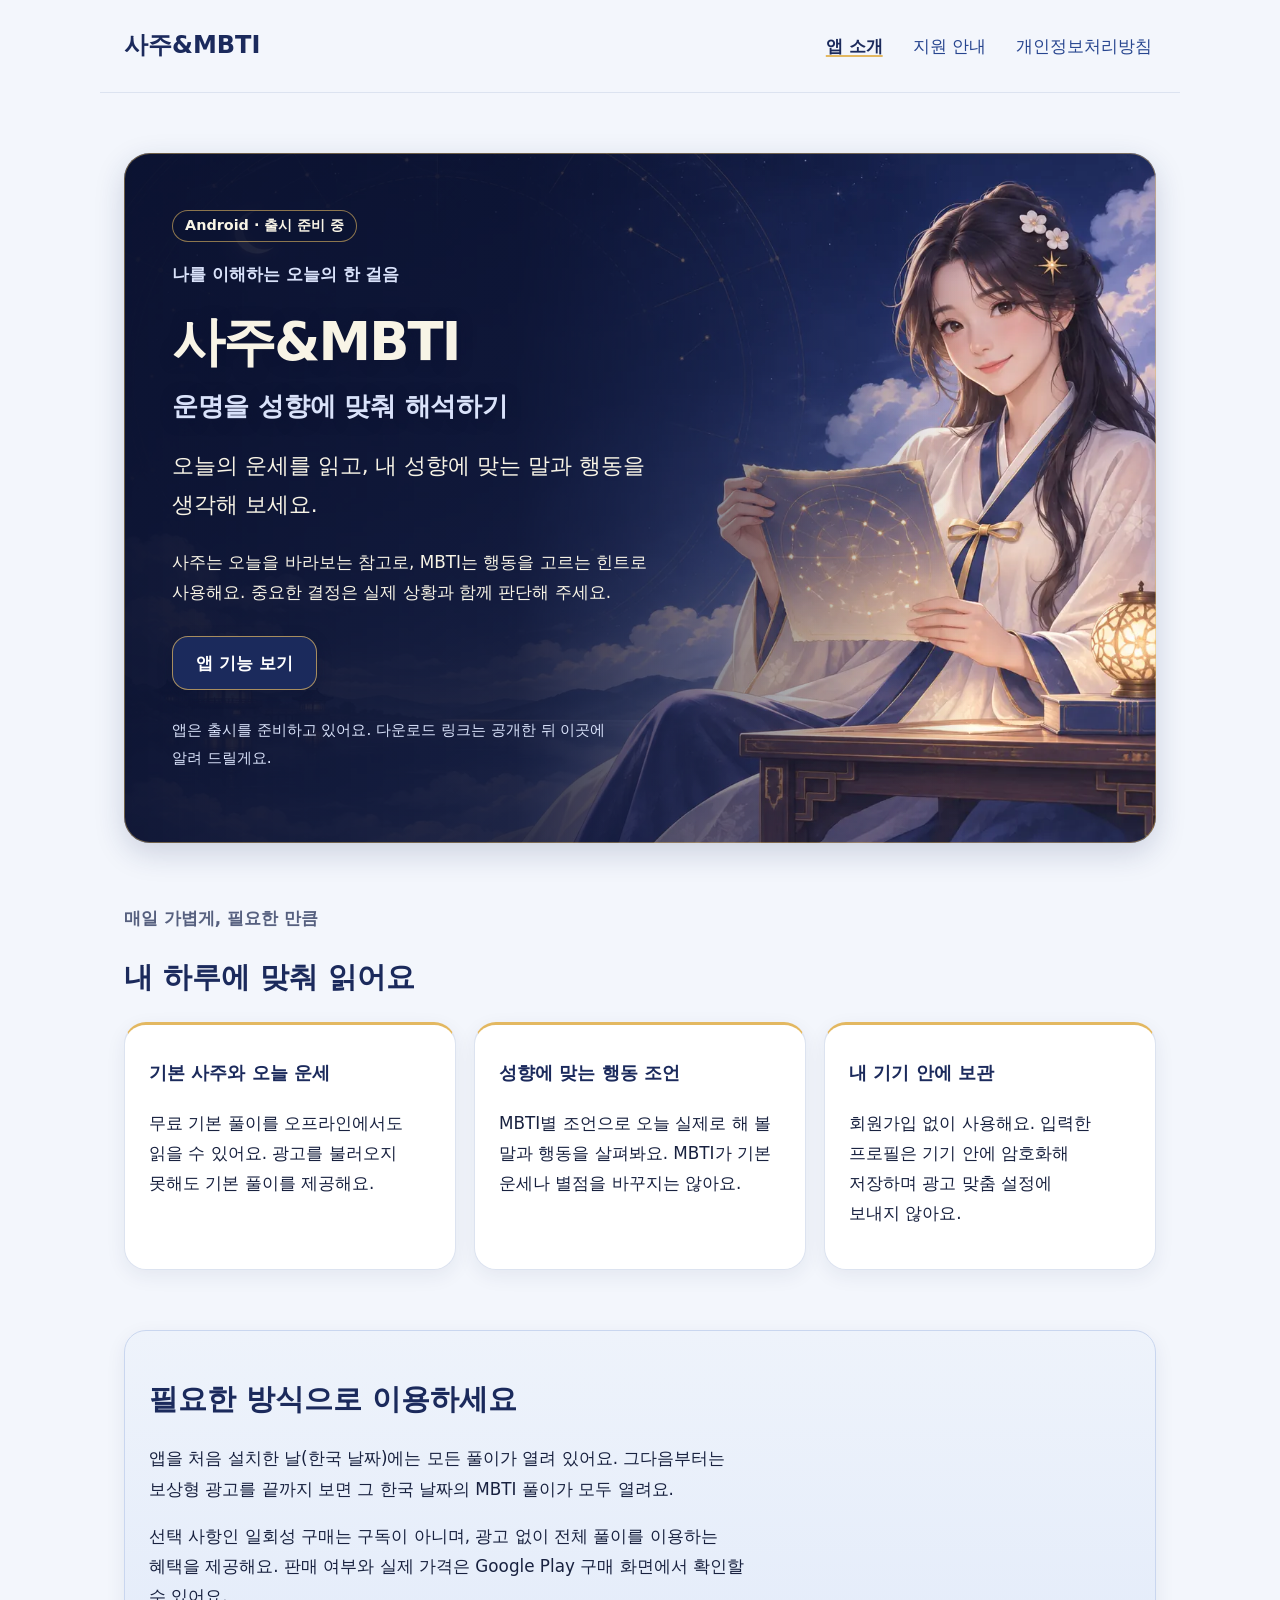
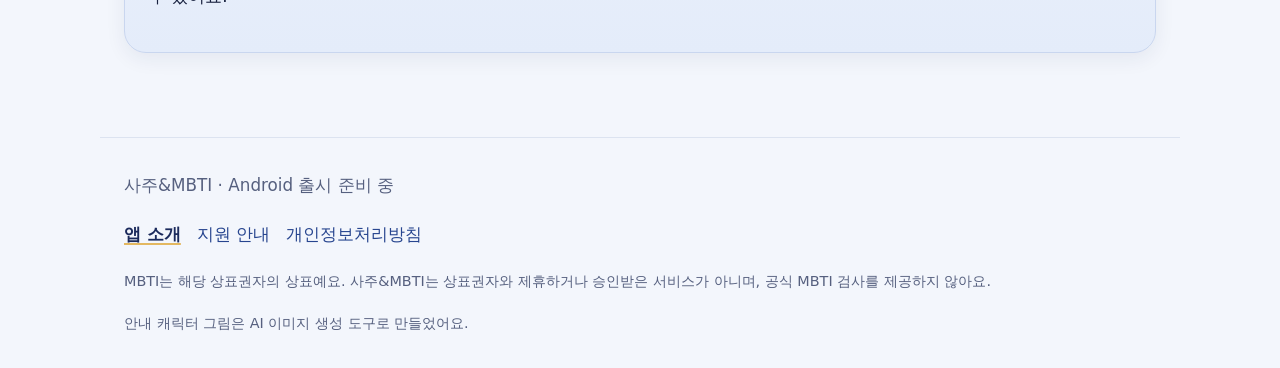
<file: index.html>
<!doctype html>
<html lang="ko"><head><meta charset="utf-8"><meta name="viewport" content="width=device-width,initial-scale=1"><title>사주&amp;MBTI - 운명을 성향에 맞춰 해석하기</title><meta name="description" content="생일로 읽는 사주와 오늘 운세에 MBTI별 행동 조언을 더한 Android 앱이에요. 회원가입 없이 쓰고, 입력한 정보는 기기 안에 저장해요."><link rel="canonical" href="https://bluehige.github.io/saju/"><meta name="theme-color" content="#1B2A5C"><link rel="icon" type="image/png" sizes="64x64" href="favicon.png"><link rel="apple-touch-icon" sizes="180x180" href="apple-touch-icon.png"><meta property="og:type" content="website"><meta property="og:site_name" content="사주&amp;MBTI"><meta property="og:locale" content="ko_KR"><meta property="og:title" content="사주&amp;MBTI - 운명을 성향에 맞춰 해석하기"><meta property="og:description" content="오늘의 운세를 읽고, 내 성향에 맞는 말과 행동을 골라 보세요. Android 앱으로 출시를 준비하고 있어요."><meta property="og:url" content="https://bluehige.github.io/saju/"><meta property="og:image" content="https://bluehige.github.io/saju/og-image.png"><meta property="og:image:width" content="1200"><meta property="og:image:height" content="630"><meta property="og:image:alt" content="사주&amp;MBTI 안내 캐릭터와 앱 이름"><meta name="twitter:card" content="summary_large_image"><link rel="stylesheet" href="site.css"></head><body>
<a class="skip" href="#main">본문으로 건너뛰기</a>
<header><a class="brand" href="./">사주&amp;MBTI</a><nav aria-label="주요 메뉴"><a href="./" aria-current="page">앱 소개</a><a href="support.html">지원 안내</a><a href="privacy.html">개인정보처리방침</a></nav></header>
<main id="main"><section class="hero"><div><p class="badge">Android · 출시 준비 중</p><p class="eyebrow">나를 이해하는 오늘의 한 걸음</p><h1>사주&amp;MBTI<span class="tagline">운명을 성향에 맞춰 해석하기</span></h1><p class="lead">오늘의 운세를 읽고, 내 성향에 맞는 말과 행동을 생각해 보세요.</p><p>사주는 오늘을 바라보는 참고로, MBTI는 행동을 고르는 힌트로 사용해요. 중요한 결정은 실제 상황과 함께 판단해 주세요.</p><a class="button" href="#features">앱 기능 보기</a><p class="note">앱은 출시를 준비하고 있어요. 다운로드 링크는 공개한 뒤 이곳에 알려 드릴게요.</p></div></section>
<section id="features"><p class="eyebrow">매일 가볍게, 필요한 만큼</p><h2>내 하루에 맞춰 읽어요</h2><div class="cards"><article><h3>기본 사주와 오늘 운세</h3><p>무료 기본 풀이를 오프라인에서도 읽을 수 있어요. 광고를 불러오지 못해도 기본 풀이를 제공해요.</p></article><article><h3>성향에 맞는 행동 조언</h3><p>MBTI별 조언으로 오늘 실제로 해 볼 말과 행동을 살펴봐요. MBTI가 기본 운세나 별점을 바꾸지는 않아요.</p></article><article><h3>내 기기 안에 보관</h3><p>회원가입 없이 사용해요. 입력한 프로필은 기기 안에 암호화해 저장하며 광고 맞춤 설정에 보내지 않아요.</p></article></div></section>
<section class="panel"><h2>필요한 방식으로 이용하세요</h2><p>앱을 처음 설치한 날(한국 날짜)에는 모든 풀이가 열려 있어요. 그다음부터는 보상형 광고를 끝까지 보면 그 한국 날짜의 MBTI 풀이가 모두 열려요.</p><p>선택 사항인 일회성 구매는 구독이 아니며, 광고 없이 전체 풀이를 이용하는 혜택을 제공해요. 판매 여부와 실제 가격은 Google Play 구매 화면에서 확인할 수 있어요.</p></section></main>
<footer><p>사주&amp;MBTI · Android 출시 준비 중</p><nav aria-label="바닥글 메뉴"><a href="./" aria-current="page">앱 소개</a><a href="support.html">지원 안내</a><a href="privacy.html">개인정보처리방침</a></nav><p class="fine">MBTI는 해당 상표권자의 상표예요. 사주&amp;MBTI는 상표권자와 제휴하거나 승인받은 서비스가 아니며, 공식 MBTI 검사를 제공하지 않아요.</p><p class="fine">안내 캐릭터 그림은 AI 이미지 생성 도구로 만들었어요.</p></footer></body></html>
</file>
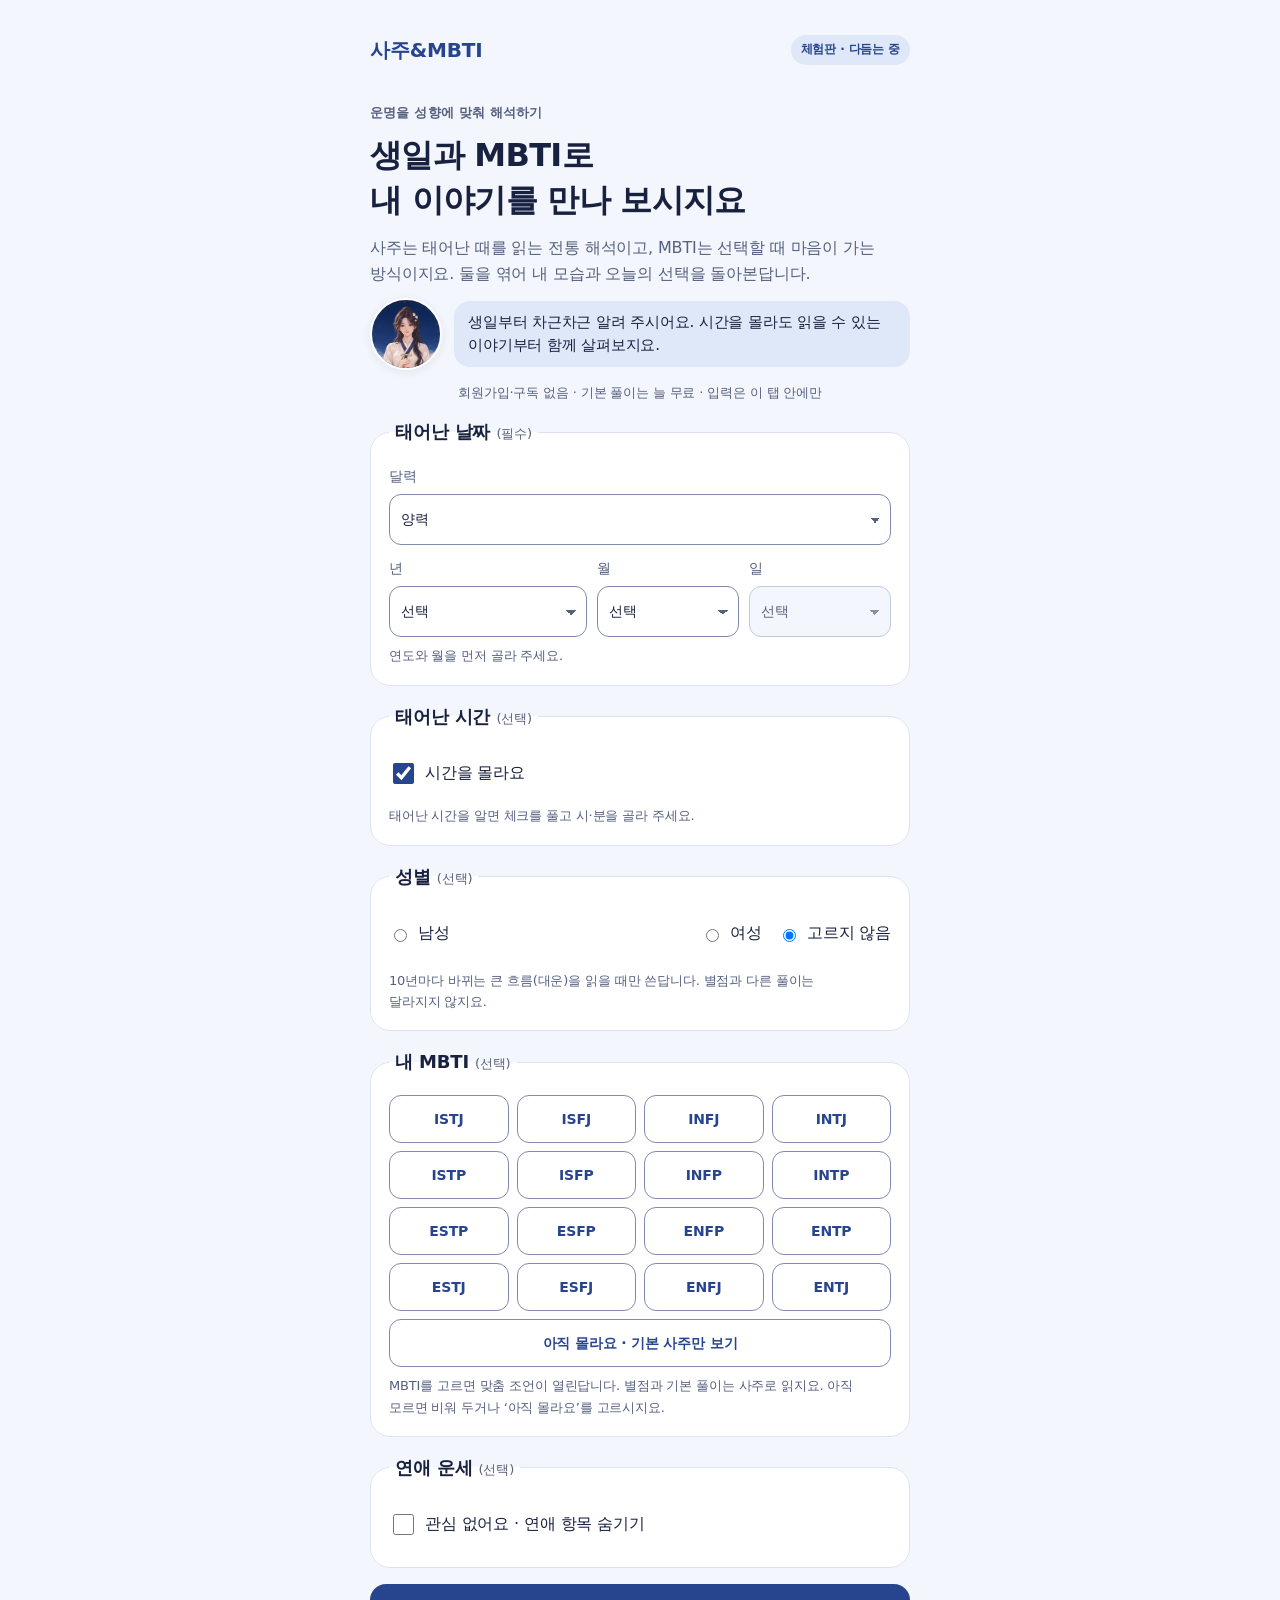
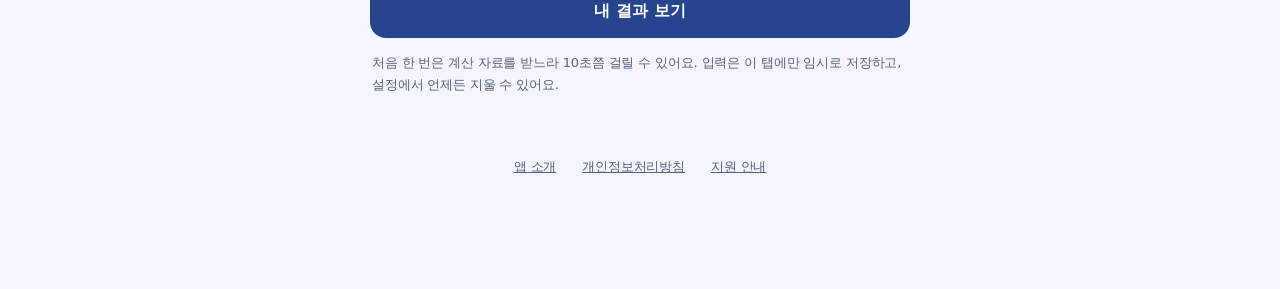
<file: test/index.html>
<!doctype html>
<html lang="ko">
<head>
  <meta charset="utf-8">
  <meta name="viewport" content="width=device-width, initial-scale=1, viewport-fit=cover">
  <meta name="robots" content="noindex,nofollow">
  <meta name="referrer" content="no-referrer">
  <meta http-equiv="Content-Security-Policy" content="default-src 'self'; script-src 'self'; style-src 'self'; img-src 'self'; connect-src 'self'; worker-src 'self'; base-uri 'none'; form-action 'none'; object-src 'none'">
  <meta name="theme-color" content="#F3F6FC">
  <title>사주&amp;MBTI · 오늘의 이야기</title>
  <meta name="description" content="생일과 MBTI를 입력하면 사주 풀이와 오늘 운세, 성향별 행동 조언을 브라우저에서 바로 볼 수 있는 웹 체험판이에요.">
  <link rel="icon" type="image/png" sizes="64x64" href="../favicon.png">
  <link rel="apple-touch-icon" sizes="180x180" href="../apple-touch-icon.png">
  <meta property="og:type" content="website">
  <meta property="og:site_name" content="사주&amp;MBTI">
  <meta property="og:locale" content="ko_KR">
  <meta property="og:title" content="사주&amp;MBTI 웹 체험판 · 오늘의 이야기">
  <meta property="og:description" content="생일과 MBTI로 사주 풀이와 오늘 운세, 성향별 행동 조언을 미리 볼 수 있어요. 입력은 이 탭 안에만 저장돼요.">
  <meta property="og:url" content="https://bluehige.github.io/saju/test/">
  <meta property="og:image" content="https://bluehige.github.io/saju/og-image.png">
  <meta property="og:image:width" content="1200">
  <meta property="og:image:height" content="630">
  <meta property="og:image:alt" content="사주&amp;MBTI 안내 캐릭터와 앱 이름">
  <meta name="twitter:card" content="summary_large_image">
  <link rel="stylesheet" href="app.css?build=home-20261112-1">
  <script defer src="app.js?build=name-20261114-1"></script>
</head>
<body>
  <header class="topbar"><a href="./" aria-label="사주&amp;MBTI 체험판 처음으로">사주&amp;MBTI</a><span class="test-badge">체험판 · 다듬는 중</span></header>
  <main id="app">
    <section id="input-screen" aria-labelledby="input-title">
      <div class="intro"><p class="eyebrow">운명을 성향에 맞춰 해석하기</p><h1 id="input-title">생일과 MBTI로<br>내 이야기를 만나 보시지요</h1><p class="intro-text">사주는 태어난 때를 읽는 전통 해석이고, MBTI는 선택할 때 마음이 가는 방식이지요. 둘을 엮어 내 모습과 오늘의 선택을 돌아본답니다.</p></div>
      <div class="guide welcome"><span class="avatar"><img src="images/guide_b_smile.webp" width="720" height="900" alt=""></span><p>생일부터 차근차근 알려 주시어요. 시간을 몰라도 읽을 수 있는 이야기부터 함께 살펴보지요.</p></div>
      <p class="trust"><span class="nw">회원가입·구독 없음 ·</span> <span class="nw">기본 풀이는 늘 무료 ·</span> <span class="nw">입력은 이 탭 안에만</span></p>
      <form id="profile-form" novalidate>
        <fieldset><legend>태어난 날짜 <span class="req">(필수)</span></legend>
          <div class="calendar-fields"><label>달력<select id="birth-calendar" name="calendar"><option value="SOLAR">양력</option><option value="KOREAN_LUNAR">한국 음력</option></select></label><label class="check" id="leap-label" hidden><input id="birth-leap" name="leap" type="checkbox">윤달이에요</label></div>
          <div class="date-fields"><label>년<select id="birth-year" name="year"><option value="">선택</option></select></label><label>월<select id="birth-month" name="month"><option value="">선택</option></select></label><label>일<select id="birth-day" name="day" disabled><option value="">선택</option></select></label></div>
          <p id="birth-day-hint" class="hint" role="status" aria-live="polite">연도와 월을 먼저 골라 주세요.</p>
        </fieldset>
        <fieldset><legend>태어난 시간 <span class="opt">(선택)</span></legend><label class="check"><input id="time-unknown" name="unknown" type="checkbox" checked>시간을 몰라요</label><div id="time-fields" class="time-fields" hidden><label>시<select id="birth-hour" name="hour" disabled><option value="">선택</option></select></label><label>분<select id="birth-minute" name="minute" disabled><option value="">선택</option></select></label></div><p id="time-hint" class="hint" aria-live="polite">태어난 시간을 알면 체크를 풀고 시·분을 골라 주세요.</p></fieldset>
        <fieldset><legend>성별 <span class="opt">(선택)</span></legend><div class="calendar-fields"><label class="check"><input type="radio" name="gender" value="M">남성</label><label class="check"><input type="radio" name="gender" value="F">여성</label><label class="check"><input type="radio" name="gender" value="" checked>고르지 않음</label></div><p class="hint">10년마다 바뀌는 큰 흐름(대운)을 읽을 때만 쓴답니다. 별점과 다른 풀이는 달라지지 않지요.</p></fieldset>
        <fieldset><legend>내 MBTI <span class="opt">(선택)</span></legend><div id="mbti-buttons" class="type-grid"></div><p class="hint">MBTI를 고르면 맞춤 조언이 열린답니다. 별점과 기본 풀이는 사주로 읽지요. 아직 모르면 비워 두거나 ‘아직 몰라요’를 고르시지요.</p></fieldset>
        <fieldset><legend>연애 운세 <span class="opt">(선택)</span></legend><label class="check"><input id="romance-hidden" name="romanceHidden" type="checkbox">관심 없어요 · 연애 항목 숨기기</label></fieldset>
        <p id="form-error" class="error" role="alert" hidden></p>
        <div id="load-state" class="load-state" role="status" aria-live="polite" hidden></div>
        <button id="retry-load" class="secondary" type="button" hidden>다시 시도하기</button>
        <button id="submit-profile" class="primary" type="submit">내 결과 보기</button>
        <button id="cancel-edit" class="secondary" type="button" hidden>입력 취소하고 결과로</button>
        <p class="privacy-note">처음 한 번은 계산 자료를 받느라 10초쯤 걸릴 수 있어요. 입력은 이 탭에만 임시로 저장하고, 설정에서 언제든 지울 수 있어요.</p>
      </form>
    </section>
    <section id="result-screen" hidden><div id="result-content"></div><nav class="tabs" aria-label="주요 화면"><button type="button" data-tab="today" aria-current="page">오늘</button><button type="button" data-tab="natal">내 사주</button><button type="button" data-tab="mbti">MBTI</button><button type="button" data-tab="settings">설정</button></nav></section>
    <noscript>브라우저 설정에서 JavaScript를 켜면 내 이야기를 열 수 있어요.</noscript>
  </main>
  <dialog id="loading-dialog" aria-labelledby="loading-title" aria-describedby="loading-message">
    <img class="mascot" src="images/mascot.webp" width="256" height="256" alt=""><div class="loading-spinner" aria-hidden="true"></div>
    <h2 id="loading-title">내 사주를 준비하고 있답니다</h2>
    <p id="loading-message" role="status" aria-live="polite">입력한 생일로 사주를 계산하고 있답니다.</p>
    <p id="loading-note" class="hint">처음에는 자료를 받느라 10초쯤 걸릴 수 있답니다. 와이파이에서 열면 좋지요.</p>
    <button id="cancel-calculation" class="secondary" type="button">취소하고 입력으로 돌아가기</button>
  </dialog>
  <dialog id="sheet" class="sheet" aria-labelledby="sheet-title"><div id="sheet-body"></div></dialog>
  <div id="live" class="sr-only" role="status" aria-live="polite"></div>
  <footer><a href="../">앱 소개</a><a href="../privacy.html">개인정보처리방침</a><a href="../support.html">지원 안내</a></footer>
</body>
</html>
</file>
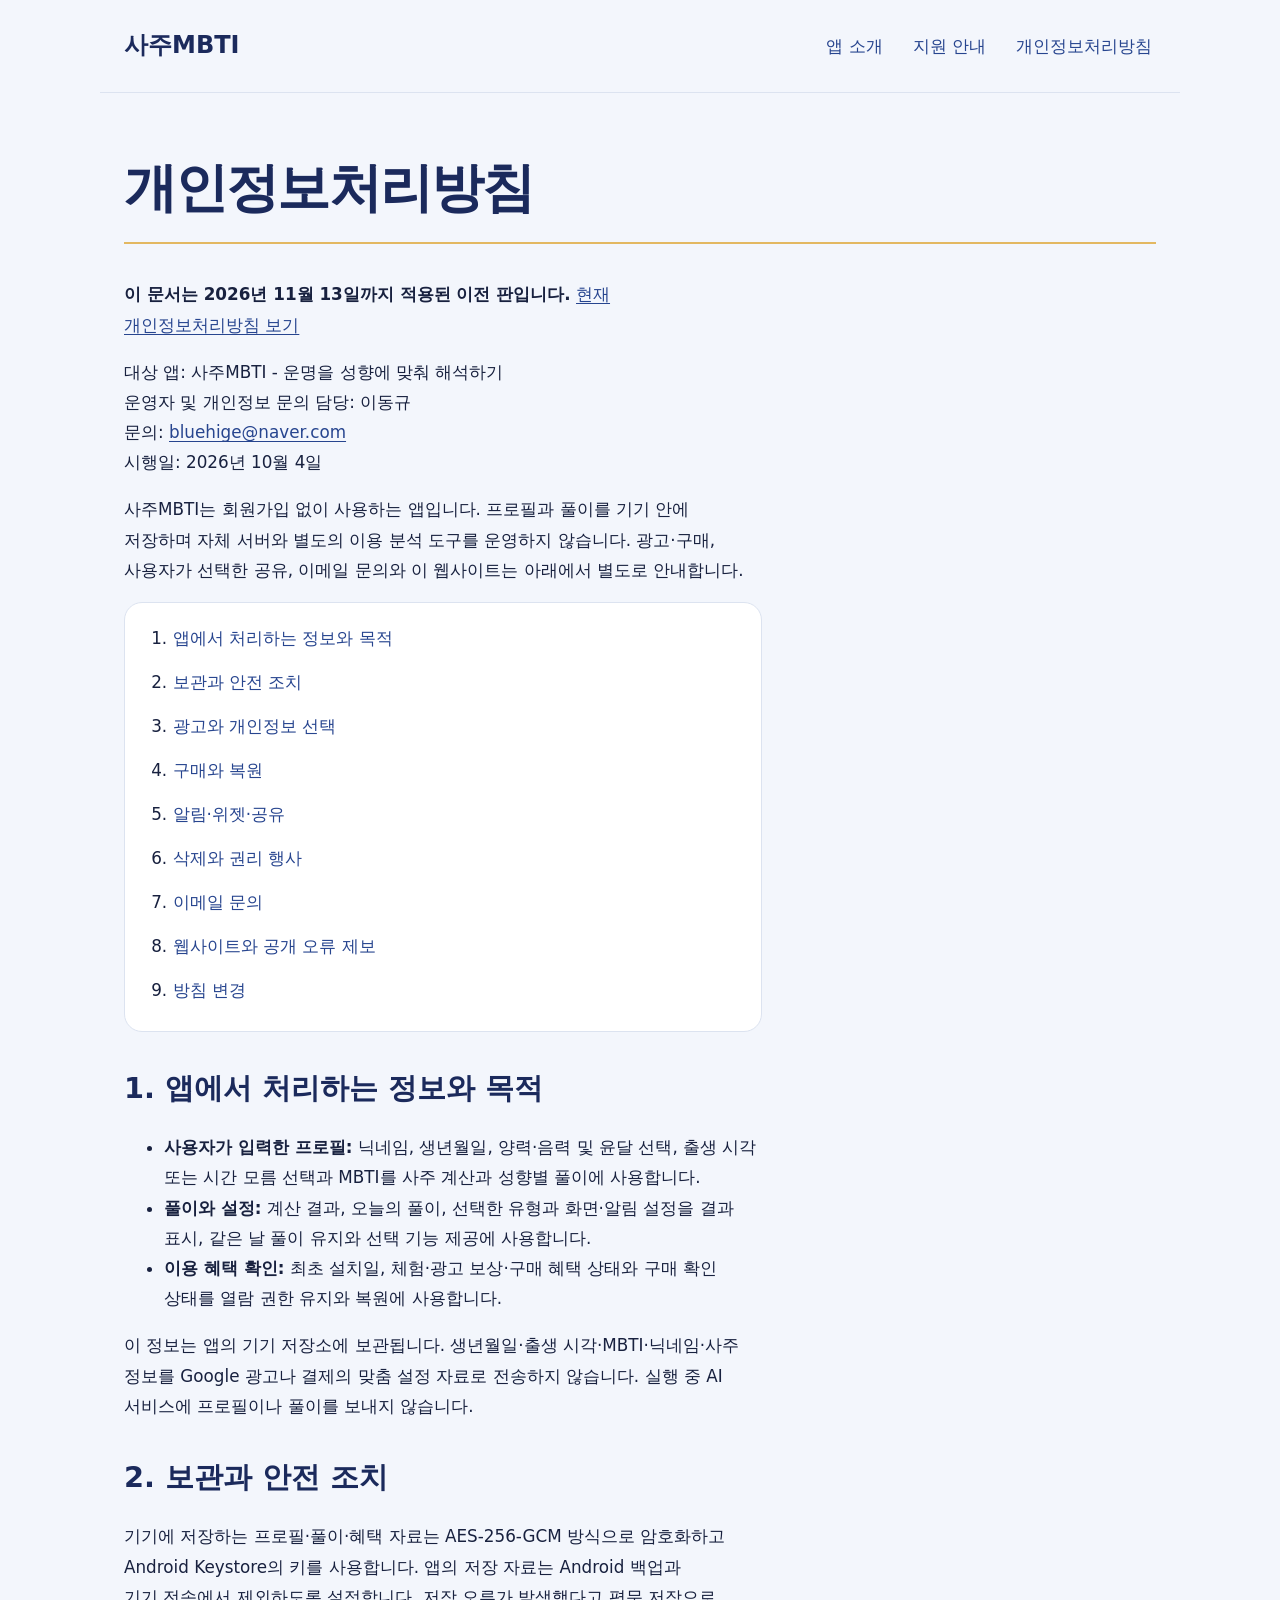
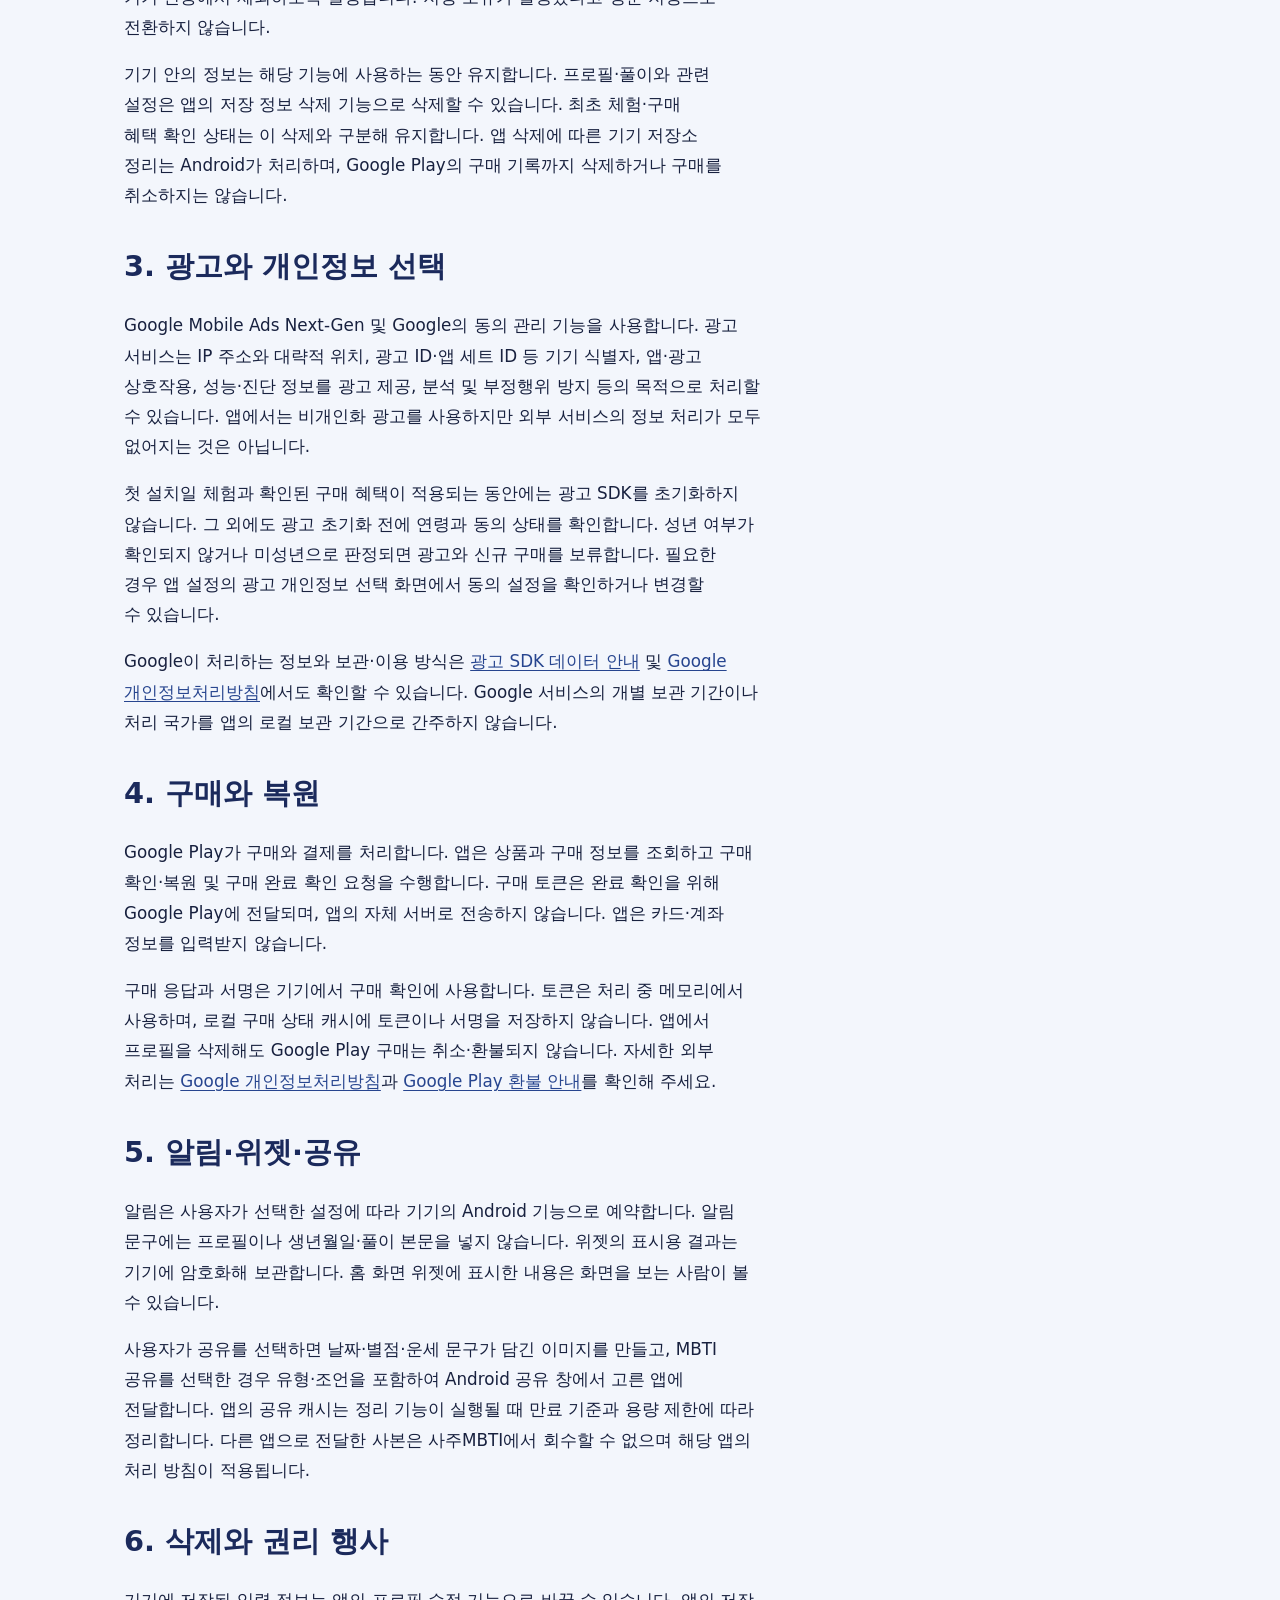
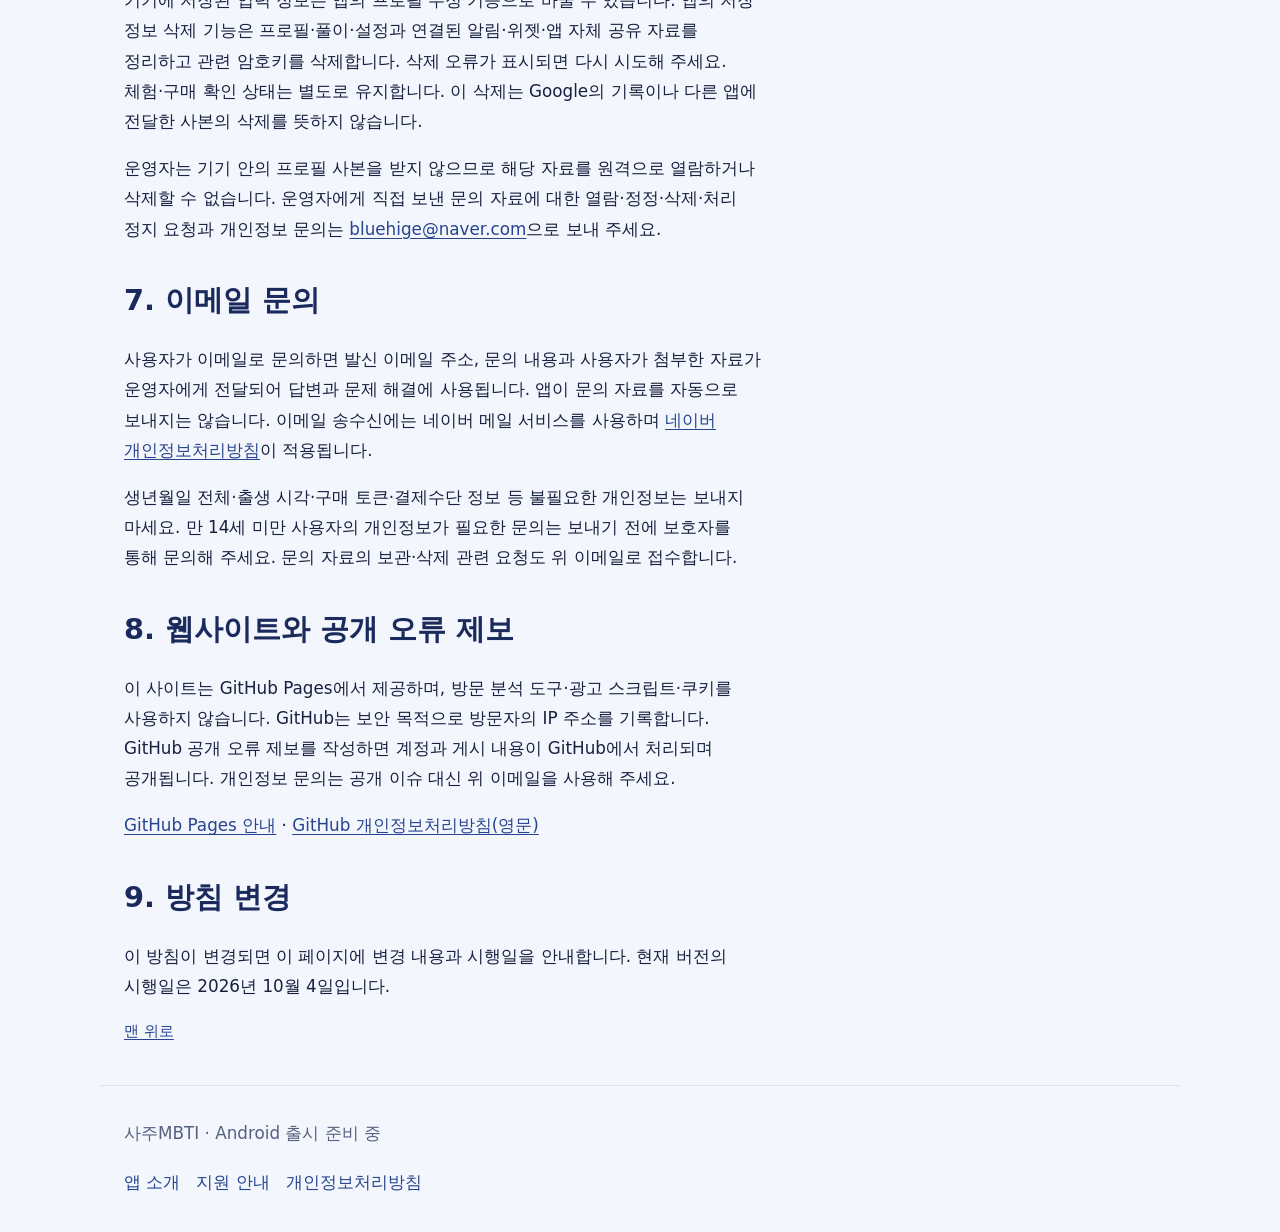
<file: privacy-2026-10-04.html>
<!doctype html>
<html lang="ko"><head><meta charset="utf-8"><meta name="viewport" content="width=device-width,initial-scale=1"><meta name="robots" content="noindex"><title>개인정보처리방침 · 사주MBTI</title><meta name="description" content="사주MBTI 앱과 웹사이트가 처리하는 정보, 보관 방법, 광고·구매, 삭제와 권리 행사 방법을 안내합니다."><link rel="canonical" href="https://bluehige.github.io/saju/privacy.html"><meta name="theme-color" content="#1B2A5C"><link rel="icon" type="image/png" sizes="64x64" href="favicon.png"><link rel="apple-touch-icon" sizes="180x180" href="apple-touch-icon.png"><meta property="og:type" content="website"><meta property="og:site_name" content="사주MBTI"><meta property="og:locale" content="ko_KR"><meta property="og:title" content="개인정보처리방침 · 사주MBTI"><meta property="og:description" content="사주MBTI가 처리하는 정보와 보관·삭제 방법을 안내합니다."><meta property="og:url" content="https://bluehige.github.io/saju/privacy.html"><meta property="og:image" content="https://bluehige.github.io/saju/og-image.png"><meta property="og:image:width" content="1200"><meta property="og:image:height" content="630"><meta property="og:image:alt" content="사주MBTI 안내 캐릭터와 앱 이름"><meta name="twitter:card" content="summary_large_image"><link rel="stylesheet" href="site.css"></head><body>
<a class="skip" href="#main">본문으로 건너뛰기</a>
<header><a class="brand" href="./">사주MBTI</a><nav aria-label="주요 메뉴"><a href="./">앱 소개</a><a href="support.html">지원 안내</a><a href="privacy.html" >개인정보처리방침</a></nav></header>
<main id="main" class="document"><h1 id="top">개인정보처리방침</h1><p><strong>이 문서는 2026년 11월 13일까지 적용된 이전 판입니다.</strong> <a href="privacy.html">현재 개인정보처리방침 보기</a></p><p>대상 앱: 사주MBTI - 운명을 성향에 맞춰 해석하기<br>운영자 및 개인정보 문의 담당: 이동규<br>문의: <a href="mailto:bluehige@naver.com">bluehige@naver.com</a><br>시행일: 2026년 10월 4일</p>
<p>사주MBTI는 회원가입 없이 사용하는 앱입니다. 프로필과 풀이를 기기 안에 저장하며 자체 서버와 별도의 이용 분석 도구를 운영하지 않습니다. 광고·구매, 사용자가 선택한 공유, 이메일 문의와 이 웹사이트는 아래에서 별도로 안내합니다.</p>
<nav class="toc" aria-label="목차"><ol><li><a href="#s1">앱에서 처리하는 정보와 목적</a></li><li><a href="#s2">보관과 안전 조치</a></li><li><a href="#s3">광고와 개인정보 선택</a></li><li><a href="#s4">구매와 복원</a></li><li><a href="#s5">알림·위젯·공유</a></li><li><a href="#s6">삭제와 권리 행사</a></li><li><a href="#s7">이메일 문의</a></li><li><a href="#s8">웹사이트와 공개 오류 제보</a></li><li><a href="#s9">방침 변경</a></li></ol></nav>
<h2 id="s1">1. 앱에서 처리하는 정보와 목적</h2><ul>
<li><strong>사용자가 입력한 프로필:</strong> 닉네임, 생년월일, 양력·음력 및 윤달 선택, 출생 시각 또는 시간 모름 선택과 MBTI를 사주 계산과 성향별 풀이에 사용합니다.</li>
<li><strong>풀이와 설정:</strong> 계산 결과, 오늘의 풀이, 선택한 유형과 화면·알림 설정을 결과 표시, 같은 날 풀이 유지와 선택 기능 제공에 사용합니다.</li>
<li><strong>이용 혜택 확인:</strong> 최초 설치일, 체험·광고 보상·구매 혜택 상태와 구매 확인 상태를 열람 권한 유지와 복원에 사용합니다.</li></ul>
<p>이 정보는 앱의 기기 저장소에 보관됩니다. 생년월일·출생 시각·MBTI·닉네임·사주 정보를 Google 광고나 결제의 맞춤 설정 자료로 전송하지 않습니다. 실행 중 AI 서비스에 프로필이나 풀이를 보내지 않습니다.</p>
<h2 id="s2">2. 보관과 안전 조치</h2><p>기기에 저장하는 프로필·풀이·혜택 자료는 AES-256-GCM 방식으로 암호화하고 Android Keystore의 키를 사용합니다. 앱의 저장 자료는 Android 백업과 기기 전송에서 제외하도록 설정합니다. 저장 오류가 발생했다고 평문 저장으로 전환하지 않습니다.</p><p>기기 안의 정보는 해당 기능에 사용하는 동안 유지합니다. 프로필·풀이와 관련 설정은 앱의 저장 정보 삭제 기능으로 삭제할 수 있습니다. 최초 체험·구매 혜택 확인 상태는 이 삭제와 구분해 유지합니다. 앱 삭제에 따른 기기 저장소 정리는 Android가 처리하며, Google Play의 구매 기록까지 삭제하거나 구매를 취소하지는 않습니다.</p>
<h2 id="s3">3. 광고와 개인정보 선택</h2><p>Google Mobile Ads Next-Gen 및 Google의 동의 관리 기능을 사용합니다. 광고 서비스는 IP 주소와 대략적 위치, 광고 ID·앱 세트 ID 등 기기 식별자, 앱·광고 상호작용, 성능·진단 정보를 광고 제공, 분석 및 부정행위 방지 등의 목적으로 처리할 수 있습니다. 앱에서는 비개인화 광고를 사용하지만 외부 서비스의 정보 처리가 모두 없어지는 것은 아닙니다.</p><p>첫 설치일 체험과 확인된 구매 혜택이 적용되는 동안에는 광고 SDK를 초기화하지 않습니다. 그 외에도 광고 초기화 전에 연령과 동의 상태를 확인합니다. 성년 여부가 확인되지 않거나 미성년으로 판정되면 광고와 신규 구매를 보류합니다. 필요한 경우 앱 설정의 광고 개인정보 선택 화면에서 동의 설정을 확인하거나 변경할 수 있습니다.</p><p>Google이 처리하는 정보와 보관·이용 방식은 <a href="https://developers.google.com/admob/android/next-gen/privacy/play-data-disclosure?hl=ko">광고 SDK 데이터 안내</a> 및 <a href="https://policies.google.com/privacy?hl=ko">Google 개인정보처리방침</a>에서도 확인할 수 있습니다. Google 서비스의 개별 보관 기간이나 처리 국가를 앱의 로컬 보관 기간으로 간주하지 않습니다.</p>
<h2 id="s4">4. 구매와 복원</h2><p>Google Play가 구매와 결제를 처리합니다. 앱은 상품과 구매 정보를 조회하고 구매 확인·복원 및 구매 완료 확인 요청을 수행합니다. 구매 토큰은 완료 확인을 위해 Google Play에 전달되며, 앱의 자체 서버로 전송하지 않습니다. 앱은 카드·계좌 정보를 입력받지 않습니다.</p><p>구매 응답과 서명은 기기에서 구매 확인에 사용합니다. 토큰은 처리 중 메모리에서 사용하며, 로컬 구매 상태 캐시에 토큰이나 서명을 저장하지 않습니다. 앱에서 프로필을 삭제해도 Google Play 구매는 취소·환불되지 않습니다. 자세한 외부 처리는 <a href="https://policies.google.com/privacy?hl=ko">Google 개인정보처리방침</a>과 <a href="https://support.google.com/googleplay/answer/2479637?hl=ko">Google Play 환불 안내</a>를 확인해 주세요.</p>
<h2 id="s5">5. 알림·위젯·공유</h2><p>알림은 사용자가 선택한 설정에 따라 기기의 Android 기능으로 예약합니다. 알림 문구에는 프로필이나 생년월일·풀이 본문을 넣지 않습니다. 위젯의 표시용 결과는 기기에 암호화해 보관합니다. 홈 화면 위젯에 표시한 내용은 화면을 보는 사람이 볼 수 있습니다.</p><p>사용자가 공유를 선택하면 날짜·별점·운세 문구가 담긴 이미지를 만들고, MBTI 공유를 선택한 경우 유형·조언을 포함하여 Android 공유 창에서 고른 앱에 전달합니다. 앱의 공유 캐시는 정리 기능이 실행될 때 만료 기준과 용량 제한에 따라 정리합니다. 다른 앱으로 전달한 사본은 사주MBTI에서 회수할 수 없으며 해당 앱의 처리 방침이 적용됩니다.</p>
<h2 id="s6">6. 삭제와 권리 행사</h2><p>기기에 저장된 입력 정보는 앱의 프로필 수정 기능으로 바꿀 수 있습니다. 앱의 저장 정보 삭제 기능은 프로필·풀이·설정과 연결된 알림·위젯·앱 자체 공유 자료를 정리하고 관련 암호키를 삭제합니다. 삭제 오류가 표시되면 다시 시도해 주세요. 체험·구매 확인 상태는 별도로 유지합니다. 이 삭제는 Google의 기록이나 다른 앱에 전달한 사본의 삭제를 뜻하지 않습니다.</p><p>운영자는 기기 안의 프로필 사본을 받지 않으므로 해당 자료를 원격으로 열람하거나 삭제할 수 없습니다. 운영자에게 직접 보낸 문의 자료에 대한 열람·정정·삭제·처리 정지 요청과 개인정보 문의는 <a href="mailto:bluehige@naver.com">bluehige@naver.com</a>으로 보내 주세요.</p>
<h2 id="s7">7. 이메일 문의</h2><p>사용자가 이메일로 문의하면 발신 이메일 주소, 문의 내용과 사용자가 첨부한 자료가 운영자에게 전달되어 답변과 문제 해결에 사용됩니다. 앱이 문의 자료를 자동으로 보내지는 않습니다. 이메일 송수신에는 네이버 메일 서비스를 사용하며 <a href="https://policy.naver.com/policy/privacy.html">네이버 개인정보처리방침</a>이 적용됩니다.</p><p>생년월일 전체·출생 시각·구매 토큰·결제수단 정보 등 불필요한 개인정보는 보내지 마세요. 만 14세 미만 사용자의 개인정보가 필요한 문의는 보내기 전에 보호자를 통해 문의해 주세요. 문의 자료의 보관·삭제 관련 요청도 위 이메일로 접수합니다.</p>
<h2 id="s8">8. 웹사이트와 공개 오류 제보</h2><p>이 사이트는 GitHub Pages에서 제공하며, 방문 분석 도구·광고 스크립트·쿠키를 사용하지 않습니다. GitHub는 보안 목적으로 방문자의 IP 주소를 기록합니다. GitHub 공개 오류 제보를 작성하면 계정과 게시 내용이 GitHub에서 처리되며 공개됩니다. 개인정보 문의는 공개 이슈 대신 위 이메일을 사용해 주세요.</p><p><a href="https://docs.github.com/ko/pages/getting-started-with-github-pages/what-is-github-pages">GitHub Pages 안내</a> · <a href="https://docs.github.com/en/site-policy/privacy-policies/github-general-privacy-statement">GitHub 개인정보처리방침(영문)</a></p>
<h2 id="s9">9. 방침 변경</h2><p>이 방침이 변경되면 이 페이지에 변경 내용과 시행일을 안내합니다. 현재 버전의 시행일은 2026년 10월 4일입니다.</p>
<p class="to-top"><a href="#top">맨 위로</a></p>
</main><footer><p>사주MBTI · Android 출시 준비 중</p><nav aria-label="바닥글 메뉴"><a href="./">앱 소개</a><a href="support.html">지원 안내</a><a href="privacy.html" >개인정보처리방침</a></nav></footer></body></html>
</file>
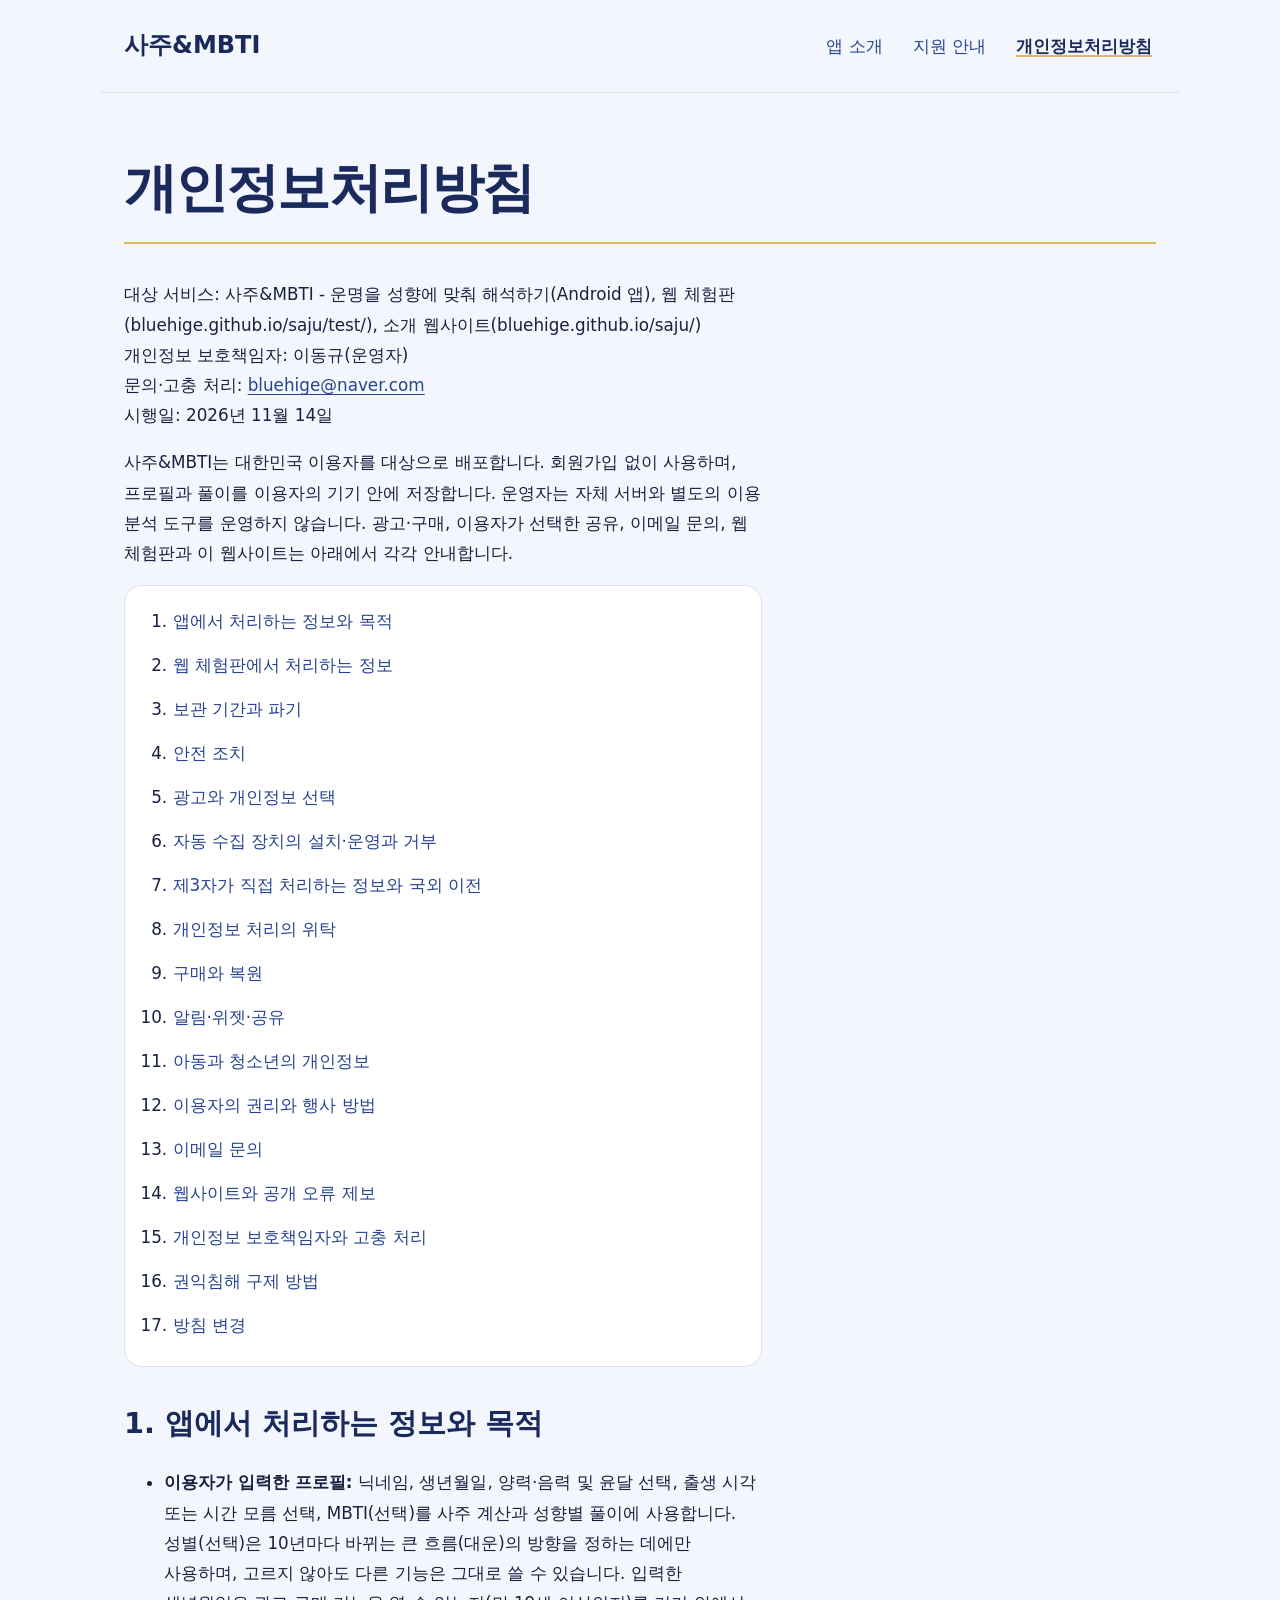
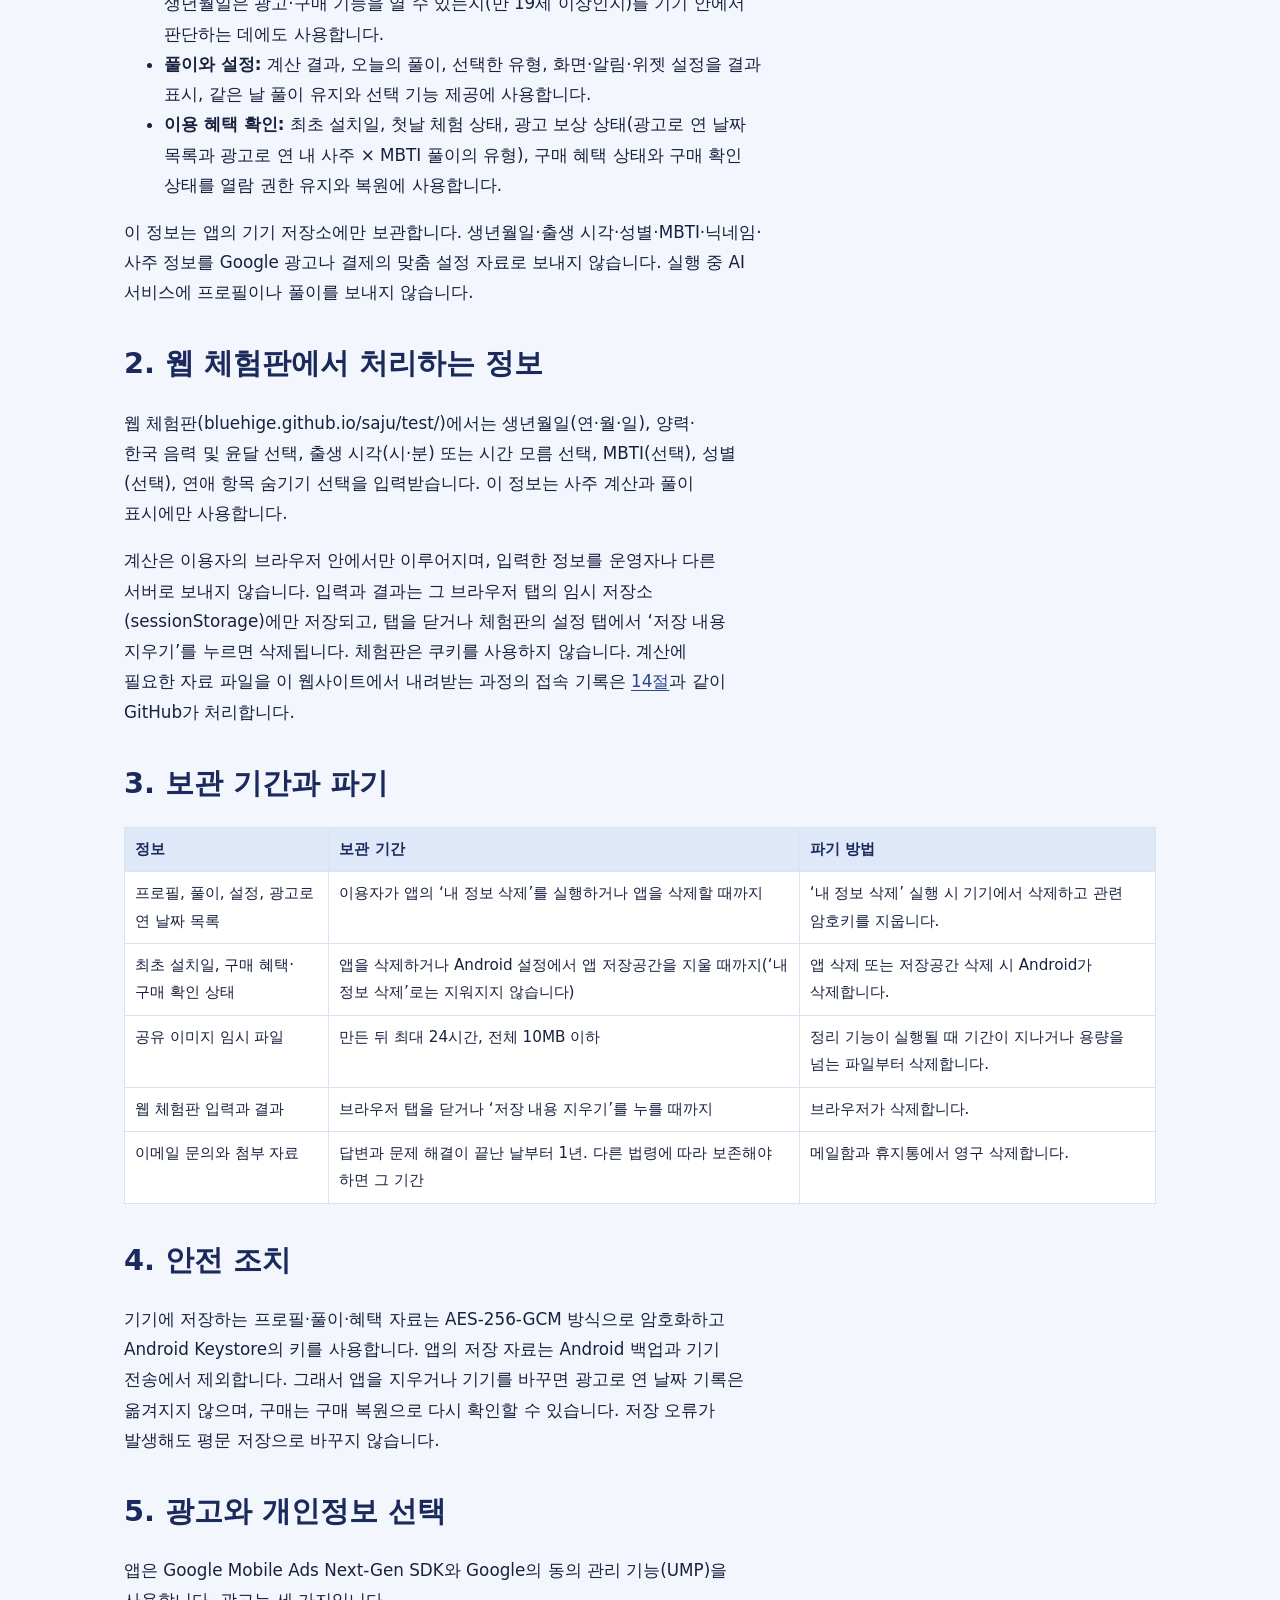
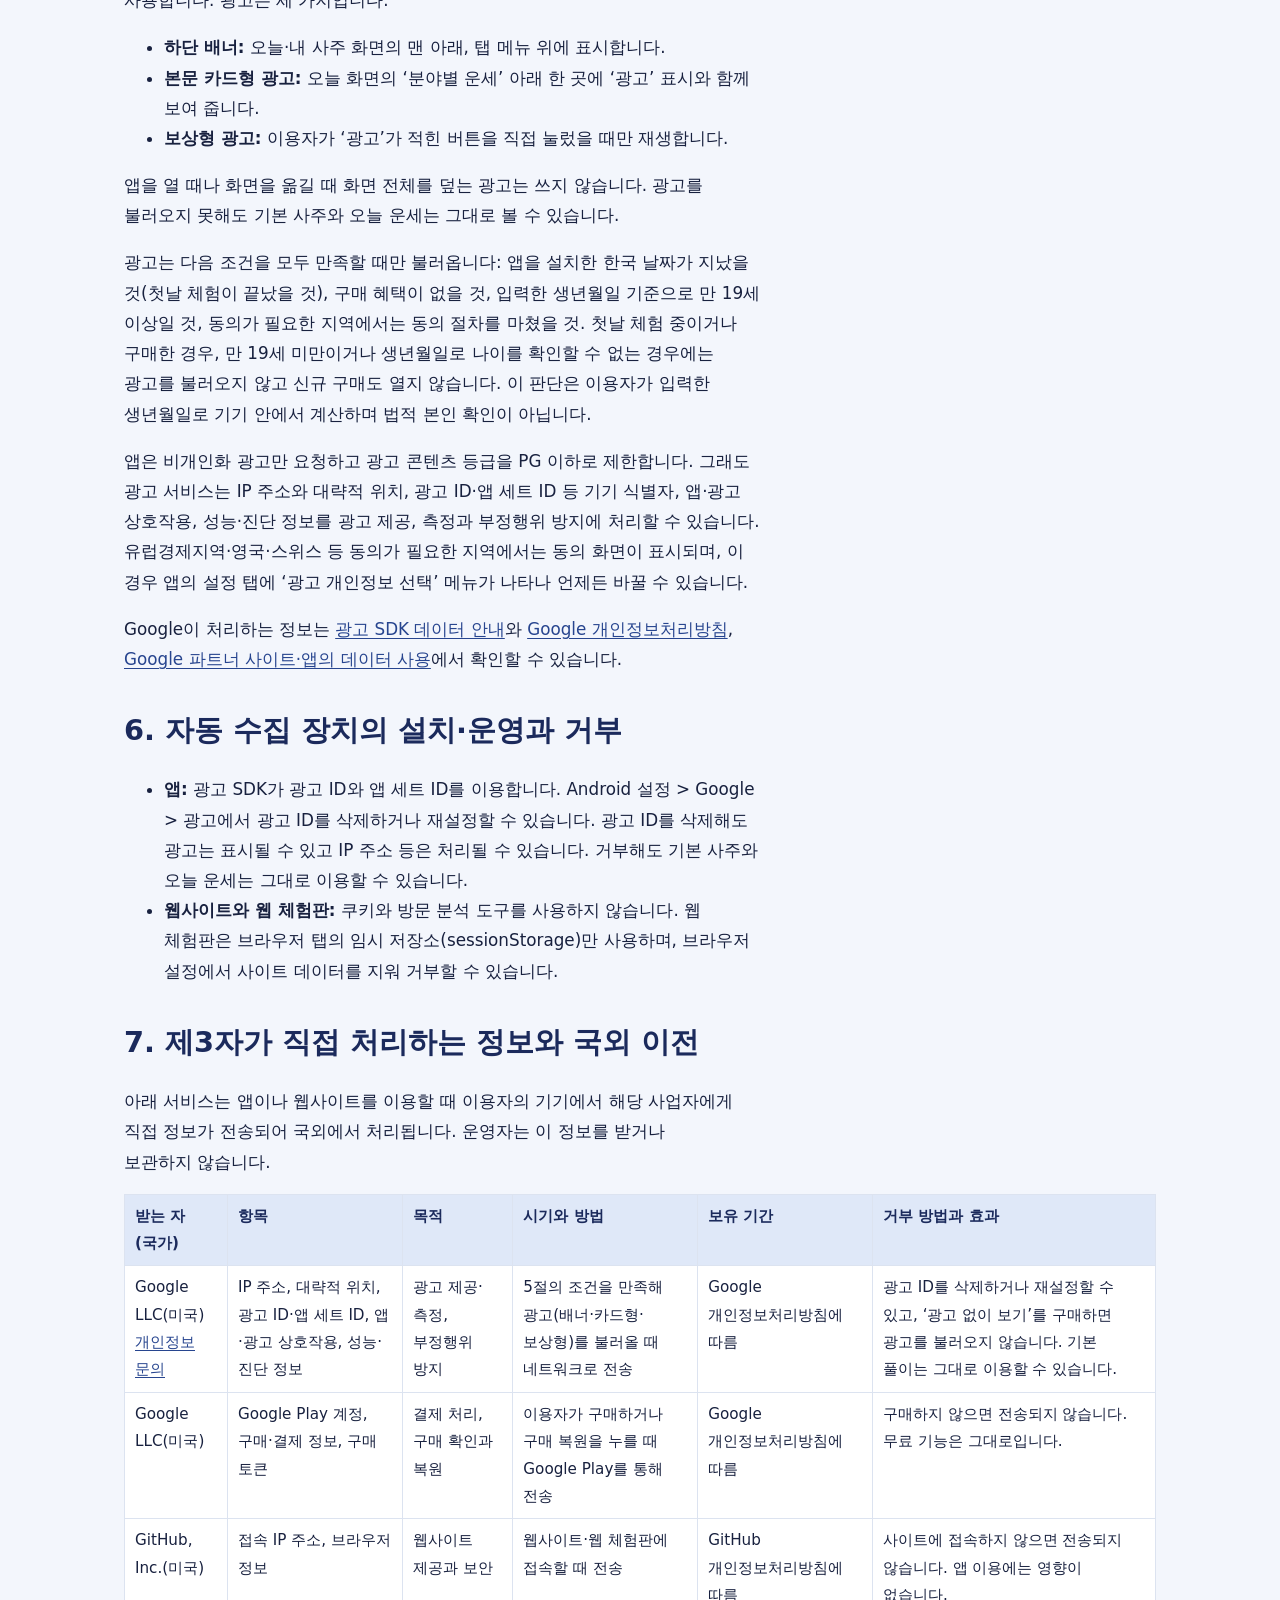
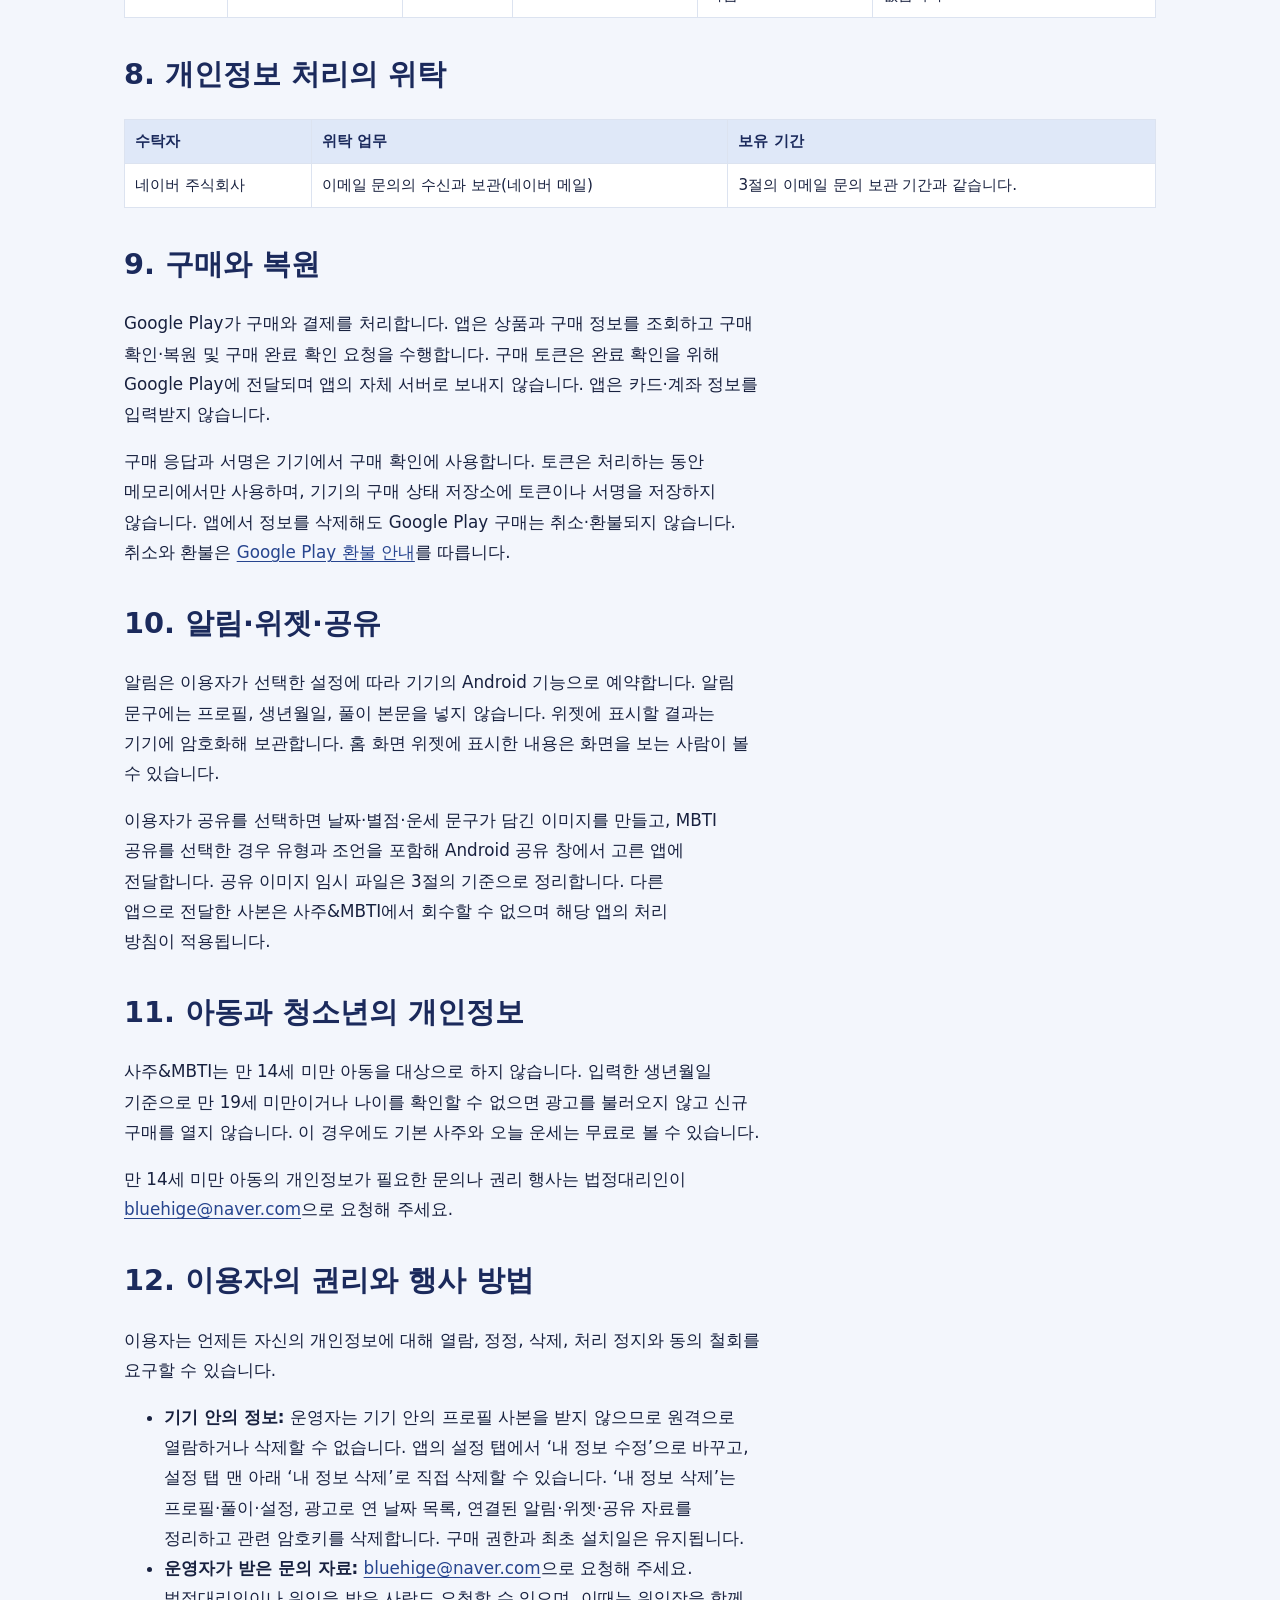
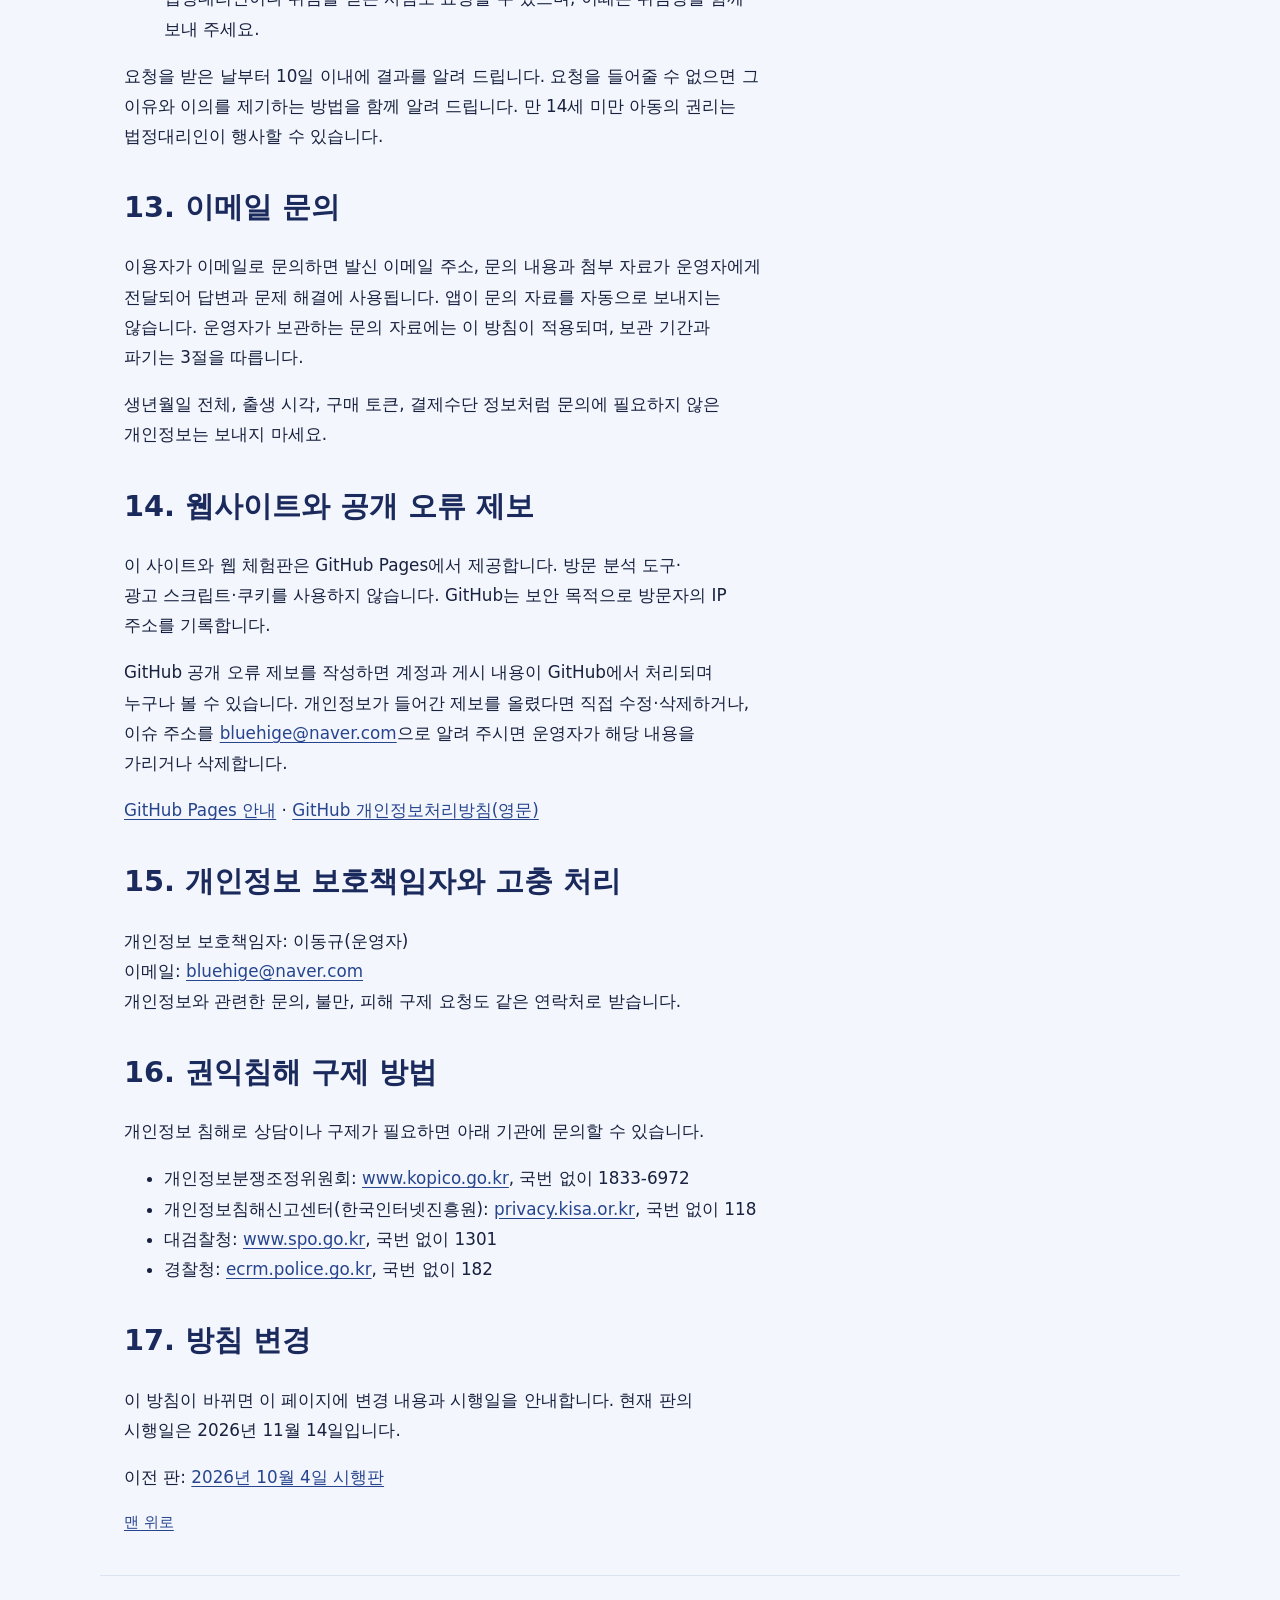
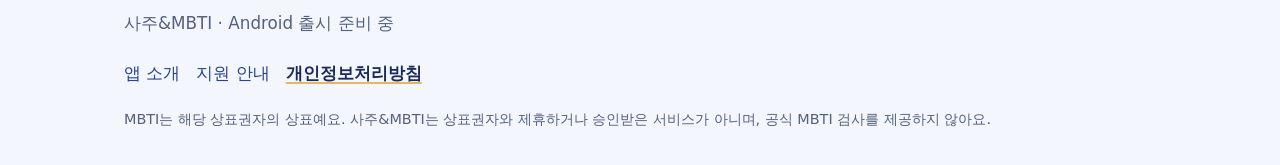
<file: privacy.html>
<!doctype html>
<html lang="ko"><head><meta charset="utf-8"><meta name="viewport" content="width=device-width,initial-scale=1"><title>개인정보처리방침 · 사주&amp;MBTI</title><meta name="description" content="사주&amp;MBTI 앱과 웹사이트가 처리하는 정보, 보관 방법, 광고·구매, 삭제와 권리 행사 방법을 안내합니다."><link rel="canonical" href="https://bluehige.github.io/saju/privacy.html"><meta name="theme-color" content="#1B2A5C"><link rel="icon" type="image/png" sizes="64x64" href="favicon.png"><link rel="apple-touch-icon" sizes="180x180" href="apple-touch-icon.png"><meta property="og:type" content="website"><meta property="og:site_name" content="사주&amp;MBTI"><meta property="og:locale" content="ko_KR"><meta property="og:title" content="개인정보처리방침 · 사주&amp;MBTI"><meta property="og:description" content="사주&amp;MBTI가 처리하는 정보와 보관·삭제 방법을 안내합니다."><meta property="og:url" content="https://bluehige.github.io/saju/privacy.html"><meta property="og:image" content="https://bluehige.github.io/saju/og-image.png"><meta property="og:image:width" content="1200"><meta property="og:image:height" content="630"><meta property="og:image:alt" content="사주&amp;MBTI 안내 캐릭터와 앱 이름"><meta name="twitter:card" content="summary_large_image"><link rel="stylesheet" href="site.css"></head><body>
<a class="skip" href="#main">본문으로 건너뛰기</a>
<header><a class="brand" href="./">사주&amp;MBTI</a><nav aria-label="주요 메뉴"><a href="./">앱 소개</a><a href="support.html">지원 안내</a><a href="privacy.html" aria-current="page">개인정보처리방침</a></nav></header>
<main id="main" class="document"><h1 id="top">개인정보처리방침</h1>
<p>대상 서비스: 사주&amp;MBTI - 운명을 성향에 맞춰 해석하기(Android 앱), 웹 체험판(bluehige.github.io/saju/test/), 소개 웹사이트(bluehige.github.io/saju/)<br>개인정보 보호책임자: 이동규(운영자)<br>문의·고충 처리: <a href="mailto:bluehige@naver.com">bluehige@naver.com</a><br>시행일: 2026년 11월 14일</p>
<p>사주&amp;MBTI는 대한민국 이용자를 대상으로 배포합니다. 회원가입 없이 사용하며, 프로필과 풀이를 이용자의 기기 안에 저장합니다. 운영자는 자체 서버와 별도의 이용 분석 도구를 운영하지 않습니다. 광고·구매, 이용자가 선택한 공유, 이메일 문의, 웹 체험판과 이 웹사이트는 아래에서 각각 안내합니다.</p>
<nav class="toc" aria-label="목차"><ol>
<li><a href="#s1">앱에서 처리하는 정보와 목적</a></li>
<li><a href="#s2">웹 체험판에서 처리하는 정보</a></li>
<li><a href="#s3">보관 기간과 파기</a></li>
<li><a href="#s4">안전 조치</a></li>
<li><a href="#s5">광고와 개인정보 선택</a></li>
<li><a href="#s6">자동 수집 장치의 설치·운영과 거부</a></li>
<li><a href="#s7">제3자가 직접 처리하는 정보와 국외 이전</a></li>
<li><a href="#s8">개인정보 처리의 위탁</a></li>
<li><a href="#s9">구매와 복원</a></li>
<li><a href="#s10">알림·위젯·공유</a></li>
<li><a href="#s11">아동과 청소년의 개인정보</a></li>
<li><a href="#s12">이용자의 권리와 행사 방법</a></li>
<li><a href="#s13">이메일 문의</a></li>
<li><a href="#s14">웹사이트와 공개 오류 제보</a></li>
<li><a href="#s15">개인정보 보호책임자와 고충 처리</a></li>
<li><a href="#s16">권익침해 구제 방법</a></li>
<li><a href="#s17">방침 변경</a></li>
</ol></nav>

<h2 id="s1">1. 앱에서 처리하는 정보와 목적</h2><ul>
<li><strong>이용자가 입력한 프로필:</strong> 닉네임, 생년월일, 양력·음력 및 윤달 선택, 출생 시각 또는 시간 모름 선택, MBTI(선택)를 사주 계산과 성향별 풀이에 사용합니다. 성별(선택)은 10년마다 바뀌는 큰 흐름(대운)의 방향을 정하는 데에만 사용하며, 고르지 않아도 다른 기능은 그대로 쓸 수 있습니다. 입력한 생년월일은 광고·구매 기능을 열 수 있는지(만 19세 이상인지)를 기기 안에서 판단하는 데에도 사용합니다.</li>
<li><strong>풀이와 설정:</strong> 계산 결과, 오늘의 풀이, 선택한 유형, 화면·알림·위젯 설정을 결과 표시, 같은 날 풀이 유지와 선택 기능 제공에 사용합니다.</li>
<li><strong>이용 혜택 확인:</strong> 최초 설치일, 첫날 체험 상태, 광고 보상 상태(광고로 연 날짜 목록과 광고로 연 내 사주 × MBTI 풀이의 유형), 구매 혜택 상태와 구매 확인 상태를 열람 권한 유지와 복원에 사용합니다.</li></ul>
<p>이 정보는 앱의 기기 저장소에만 보관합니다. 생년월일·출생 시각·성별·MBTI·닉네임·사주 정보를 Google 광고나 결제의 맞춤 설정 자료로 보내지 않습니다. 실행 중 AI 서비스에 프로필이나 풀이를 보내지 않습니다.</p>


<h2 id="s2">2. 웹 체험판에서 처리하는 정보</h2>
<p>웹 체험판(bluehige.github.io/saju/test/)에서는 생년월일(연·월·일), 양력·한국 음력 및 윤달 선택, 출생 시각(시·분) 또는 시간 모름 선택, MBTI(선택), 성별(선택), 연애 항목 숨기기 선택을 입력받습니다. 이 정보는 사주 계산과 풀이 표시에만 사용합니다.</p>
<p>계산은 이용자의 브라우저 안에서만 이루어지며, 입력한 정보를 운영자나 다른 서버로 보내지 않습니다. 입력과 결과는 그 브라우저 탭의 임시 저장소(sessionStorage)에만 저장되고, 탭을 닫거나 체험판의 설정 탭에서 ‘저장 내용 지우기’를 누르면 삭제됩니다. 체험판은 쿠키를 사용하지 않습니다. 계산에 필요한 자료 파일을 이 웹사이트에서 내려받는 과정의 접속 기록은 <a href="#s14">14절</a>과 같이 GitHub가 처리합니다.</p>

<h2 id="s3">3. 보관 기간과 파기</h2>
<table><thead><tr><th scope="col">정보</th><th scope="col">보관 기간</th><th scope="col">파기 방법</th></tr></thead><tbody>
<tr><td>프로필, 풀이, 설정, 광고로 연 날짜 목록</td><td>이용자가 앱의 ‘내 정보 삭제’를 실행하거나 앱을 삭제할 때까지</td><td>‘내 정보 삭제’ 실행 시 기기에서 삭제하고 관련 암호키를 지웁니다.</td></tr>
<tr><td>최초 설치일, 구매 혜택·구매 확인 상태</td><td>앱을 삭제하거나 Android 설정에서 앱 저장공간을 지울 때까지(‘내 정보 삭제’로는 지워지지 않습니다)</td><td>앱 삭제 또는 저장공간 삭제 시 Android가 삭제합니다.</td></tr>
<tr><td>공유 이미지 임시 파일</td><td>만든 뒤 최대 24시간, 전체 10MB 이하</td><td>정리 기능이 실행될 때 기간이 지나거나 용량을 넘는 파일부터 삭제합니다.</td></tr>
<tr><td>웹 체험판 입력과 결과</td><td>브라우저 탭을 닫거나 ‘저장 내용 지우기’를 누를 때까지</td><td>브라우저가 삭제합니다.</td></tr>
<tr><td>이메일 문의와 첨부 자료</td><td>답변과 문제 해결이 끝난 날부터 1년. 다른 법령에 따라 보존해야 하면 그 기간</td><td>메일함과 휴지통에서 영구 삭제합니다.</td></tr>
</tbody></table>

<h2 id="s4">4. 안전 조치</h2><p>기기에 저장하는 프로필·풀이·혜택 자료는 AES-256-GCM 방식으로 암호화하고 Android Keystore의 키를 사용합니다. 앱의 저장 자료는 Android 백업과 기기 전송에서 제외합니다. 그래서 앱을 지우거나 기기를 바꾸면 광고로 연 날짜 기록은 옮겨지지 않으며, 구매는 구매 복원으로 다시 확인할 수 있습니다. 저장 오류가 발생해도 평문 저장으로 바꾸지 않습니다.</p>

<h2 id="s5">5. 광고와 개인정보 선택</h2>
<p>앱은 Google Mobile Ads Next-Gen SDK와 Google의 동의 관리 기능(UMP)을 사용합니다. 광고는 세 가지입니다.</p>
<ul>
<li><strong>하단 배너:</strong> 오늘·내 사주 화면의 맨 아래, 탭 메뉴 위에 표시합니다.</li>
<li><strong>본문 카드형 광고:</strong> 오늘 화면의 ‘분야별 운세’ 아래 한 곳에 ‘광고’ 표시와 함께 보여 줍니다.</li>
<li><strong>보상형 광고:</strong> 이용자가 ‘광고’가 적힌 버튼을 직접 눌렀을 때만 재생합니다.</li>
</ul>
<p>앱을 열 때나 화면을 옮길 때 화면 전체를 덮는 광고는 쓰지 않습니다. 광고를 불러오지 못해도 기본 사주와 오늘 운세는 그대로 볼 수 있습니다.</p>
<p>광고는 다음 조건을 모두 만족할 때만 불러옵니다: 앱을 설치한 한국 날짜가 지났을 것(첫날 체험이 끝났을 것), 구매 혜택이 없을 것, 입력한 생년월일 기준으로 만 19세 이상일 것, 동의가 필요한 지역에서는 동의 절차를 마쳤을 것. 첫날 체험 중이거나 구매한 경우, 만 19세 미만이거나 생년월일로 나이를 확인할 수 없는 경우에는 광고를 불러오지 않고 신규 구매도 열지 않습니다. 이 판단은 이용자가 입력한 생년월일로 기기 안에서 계산하며 법적 본인 확인이 아닙니다.</p>

<p>앱은 비개인화 광고만 요청하고 광고 콘텐츠 등급을 PG 이하로 제한합니다. 그래도 광고 서비스는 IP 주소와 대략적 위치, 광고 ID·앱 세트 ID 등 기기 식별자, 앱·광고 상호작용, 성능·진단 정보를 광고 제공, 측정과 부정행위 방지에 처리할 수 있습니다. 유럽경제지역·영국·스위스 등 동의가 필요한 지역에서는 동의 화면이 표시되며, 이 경우 앱의 설정 탭에 ‘광고 개인정보 선택’ 메뉴가 나타나 언제든 바꿀 수 있습니다.</p>
<p>Google이 처리하는 정보는 <a href="https://developers.google.com/admob/android/next-gen/privacy/play-data-disclosure?hl=ko">광고 SDK 데이터 안내</a>와 <a href="https://policies.google.com/privacy?hl=ko">Google 개인정보처리방침</a>, <a href="https://policies.google.com/technologies/partner-sites?hl=ko">Google 파트너 사이트·앱의 데이터 사용</a>에서 확인할 수 있습니다.</p>

<h2 id="s6">6. 자동 수집 장치의 설치·운영과 거부</h2>
<ul>
<li><strong>앱:</strong> 광고 SDK가 광고 ID와 앱 세트 ID를 이용합니다. Android 설정 &gt; Google &gt; 광고에서 광고 ID를 삭제하거나 재설정할 수 있습니다. 광고 ID를 삭제해도 광고는 표시될 수 있고 IP 주소 등은 처리될 수 있습니다. 거부해도 기본 사주와 오늘 운세는 그대로 이용할 수 있습니다.</li>
<li><strong>웹사이트와 웹 체험판:</strong> 쿠키와 방문 분석 도구를 사용하지 않습니다. 웹 체험판은 브라우저 탭의 임시 저장소(sessionStorage)만 사용하며, 브라우저 설정에서 사이트 데이터를 지워 거부할 수 있습니다.</li>
</ul>

<h2 id="s7">7. 제3자가 직접 처리하는 정보와 국외 이전</h2>
<p>아래 서비스는 앱이나 웹사이트를 이용할 때 이용자의 기기에서 해당 사업자에게 직접 정보가 전송되어 국외에서 처리됩니다. 운영자는 이 정보를 받거나 보관하지 않습니다.</p>
<table><thead><tr><th scope="col">받는 자(국가)</th><th scope="col">항목</th><th scope="col">목적</th><th scope="col">시기와 방법</th><th scope="col">보유 기간</th><th scope="col">거부 방법과 효과</th></tr></thead><tbody>
<tr><td>Google LLC(미국)<br><a href="https://support.google.com/policies/contact/general_privacy_form?hl=ko">개인정보 문의</a></td><td>IP 주소, 대략적 위치, 광고 ID·앱 세트 ID, 앱·광고 상호작용, 성능·진단 정보</td><td>광고 제공·측정, 부정행위 방지</td><td>5절의 조건을 만족해 광고(배너·카드형·보상형)를 불러올 때 네트워크로 전송</td><td>Google 개인정보처리방침에 따름</td><td>광고 ID를 삭제하거나 재설정할 수 있고, ‘광고 없이 보기’를 구매하면 광고를 불러오지 않습니다. 기본 풀이는 그대로 이용할 수 있습니다.</td></tr>
<tr><td>Google LLC(미국)</td><td>Google Play 계정, 구매·결제 정보, 구매 토큰</td><td>결제 처리, 구매 확인과 복원</td><td>이용자가 구매하거나 구매 복원을 누를 때 Google Play를 통해 전송</td><td>Google 개인정보처리방침에 따름</td><td>구매하지 않으면 전송되지 않습니다. 무료 기능은 그대로입니다.</td></tr>
<tr><td>GitHub, Inc.(미국)</td><td>접속 IP 주소, 브라우저 정보</td><td>웹사이트 제공과 보안</td><td>웹사이트·웹 체험판에 접속할 때 전송</td><td>GitHub 개인정보처리방침에 따름</td><td>사이트에 접속하지 않으면 전송되지 않습니다. 앱 이용에는 영향이 없습니다.</td></tr>
</tbody></table>

<h2 id="s8">8. 개인정보 처리의 위탁</h2>
<table><thead><tr><th scope="col">수탁자</th><th scope="col">위탁 업무</th><th scope="col">보유 기간</th></tr></thead><tbody>
<tr><td>네이버 주식회사</td><td>이메일 문의의 수신과 보관(네이버 메일)</td><td>3절의 이메일 문의 보관 기간과 같습니다.</td></tr>
</tbody></table>


<h2 id="s9">9. 구매와 복원</h2><p>Google Play가 구매와 결제를 처리합니다. 앱은 상품과 구매 정보를 조회하고 구매 확인·복원 및 구매 완료 확인 요청을 수행합니다. 구매 토큰은 완료 확인을 위해 Google Play에 전달되며 앱의 자체 서버로 보내지 않습니다. 앱은 카드·계좌 정보를 입력받지 않습니다.</p><p>구매 응답과 서명은 기기에서 구매 확인에 사용합니다. 토큰은 처리하는 동안 메모리에서만 사용하며, 기기의 구매 상태 저장소에 토큰이나 서명을 저장하지 않습니다. 앱에서 정보를 삭제해도 Google Play 구매는 취소·환불되지 않습니다. 취소와 환불은 <a href="https://support.google.com/googleplay/answer/2479637?hl=ko">Google Play 환불 안내</a>를 따릅니다.</p>

<h2 id="s10">10. 알림·위젯·공유</h2><p>알림은 이용자가 선택한 설정에 따라 기기의 Android 기능으로 예약합니다. 알림 문구에는 프로필, 생년월일, 풀이 본문을 넣지 않습니다. 위젯에 표시할 결과는 기기에 암호화해 보관합니다. 홈 화면 위젯에 표시한 내용은 화면을 보는 사람이 볼 수 있습니다.</p><p>이용자가 공유를 선택하면 날짜·별점·운세 문구가 담긴 이미지를 만들고, MBTI 공유를 선택한 경우 유형과 조언을 포함해 Android 공유 창에서 고른 앱에 전달합니다. 공유 이미지 임시 파일은 3절의 기준으로 정리합니다. 다른 앱으로 전달한 사본은 사주&amp;MBTI에서 회수할 수 없으며 해당 앱의 처리 방침이 적용됩니다.</p>

<h2 id="s11">11. 아동과 청소년의 개인정보</h2>
<p>사주&amp;MBTI는 만 14세 미만 아동을 대상으로 하지 않습니다. 입력한 생년월일 기준으로 만 19세 미만이거나 나이를 확인할 수 없으면 광고를 불러오지 않고 신규 구매를 열지 않습니다. 이 경우에도 기본 사주와 오늘 운세는 무료로 볼 수 있습니다.</p>
<p>만 14세 미만 아동의 개인정보가 필요한 문의나 권리 행사는 법정대리인이 <a href="mailto:bluehige@naver.com">bluehige@naver.com</a>으로 요청해 주세요.</p>

<h2 id="s12">12. 이용자의 권리와 행사 방법</h2>
<p>이용자는 언제든 자신의 개인정보에 대해 열람, 정정, 삭제, 처리 정지와 동의 철회를 요구할 수 있습니다.</p>
<ul>
<li><strong>기기 안의 정보:</strong> 운영자는 기기 안의 프로필 사본을 받지 않으므로 원격으로 열람하거나 삭제할 수 없습니다. 앱의 설정 탭에서 ‘내 정보 수정’으로 바꾸고, 설정 탭 맨 아래 ‘내 정보 삭제’로 직접 삭제할 수 있습니다. ‘내 정보 삭제’는 프로필·풀이·설정, 광고로 연 날짜 목록, 연결된 알림·위젯·공유 자료를 정리하고 관련 암호키를 삭제합니다. 구매 권한과 최초 설치일은 유지됩니다.</li>
<li><strong>운영자가 받은 문의 자료:</strong> <a href="mailto:bluehige@naver.com">bluehige@naver.com</a>으로 요청해 주세요. 법정대리인이나 위임을 받은 사람도 요청할 수 있으며, 이때는 위임장을 함께 보내 주세요.</li>
</ul>
<p>요청을 받은 날부터 10일 이내에 결과를 알려 드립니다. 요청을 들어줄 수 없으면 그 이유와 이의를 제기하는 방법을 함께 알려 드립니다. 만 14세 미만 아동의 권리는 법정대리인이 행사할 수 있습니다.</p>

<h2 id="s13">13. 이메일 문의</h2><p>이용자가 이메일로 문의하면 발신 이메일 주소, 문의 내용과 첨부 자료가 운영자에게 전달되어 답변과 문제 해결에 사용됩니다. 앱이 문의 자료를 자동으로 보내지는 않습니다. 운영자가 보관하는 문의 자료에는 이 방침이 적용되며, 보관 기간과 파기는 3절을 따릅니다.</p><p>생년월일 전체, 출생 시각, 구매 토큰, 결제수단 정보처럼 문의에 필요하지 않은 개인정보는 보내지 마세요.</p>

<h2 id="s14">14. 웹사이트와 공개 오류 제보</h2><p>이 사이트와 웹 체험판은 GitHub Pages에서 제공합니다. 방문 분석 도구·광고 스크립트·쿠키를 사용하지 않습니다. GitHub는 보안 목적으로 방문자의 IP 주소를 기록합니다.</p><p>GitHub 공개 오류 제보를 작성하면 계정과 게시 내용이 GitHub에서 처리되며 누구나 볼 수 있습니다. 개인정보가 들어간 제보를 올렸다면 직접 수정·삭제하거나, 이슈 주소를 <a href="mailto:bluehige@naver.com">bluehige@naver.com</a>으로 알려 주시면 운영자가 해당 내용을 가리거나 삭제합니다.</p><p><a href="https://docs.github.com/ko/pages/getting-started-with-github-pages/what-is-github-pages">GitHub Pages 안내</a> · <a href="https://docs.github.com/en/site-policy/privacy-policies/github-general-privacy-statement">GitHub 개인정보처리방침(영문)</a></p>

<h2 id="s15">15. 개인정보 보호책임자와 고충 처리</h2>
<p>개인정보 보호책임자: 이동규(운영자)<br>이메일: <a href="mailto:bluehige@naver.com">bluehige@naver.com</a><br>개인정보와 관련한 문의, 불만, 피해 구제 요청도 같은 연락처로 받습니다.</p>

<h2 id="s16">16. 권익침해 구제 방법</h2>
<p>개인정보 침해로 상담이나 구제가 필요하면 아래 기관에 문의할 수 있습니다.</p>
<ul>
<li>개인정보분쟁조정위원회: <a href="https://www.kopico.go.kr">www.kopico.go.kr</a>, 국번 없이 1833-6972</li>
<li>개인정보침해신고센터(한국인터넷진흥원): <a href="https://privacy.kisa.or.kr">privacy.kisa.or.kr</a>, 국번 없이 118</li>
<li>대검찰청: <a href="https://www.spo.go.kr">www.spo.go.kr</a>, 국번 없이 1301</li>
<li>경찰청: <a href="https://ecrm.police.go.kr">ecrm.police.go.kr</a>, 국번 없이 182</li>
</ul>

<h2 id="s17">17. 방침 변경</h2><p>이 방침이 바뀌면 이 페이지에 변경 내용과 시행일을 안내합니다. 현재 판의 시행일은 2026년 11월 14일입니다.</p>
<p>이전 판: <a href="privacy-2026-10-04.html">2026년 10월 4일 시행판</a></p>
<p class="to-top"><a href="#top">맨 위로</a></p>
</main><footer><p>사주&amp;MBTI · Android 출시 준비 중</p><nav aria-label="바닥글 메뉴"><a href="./">앱 소개</a><a href="support.html">지원 안내</a><a href="privacy.html" aria-current="page">개인정보처리방침</a></nav><p class="fine">MBTI는 해당 상표권자의 상표예요. 사주&amp;MBTI는 상표권자와 제휴하거나 승인받은 서비스가 아니며, 공식 MBTI 검사를 제공하지 않아요.</p></footer></body></html>
</file>
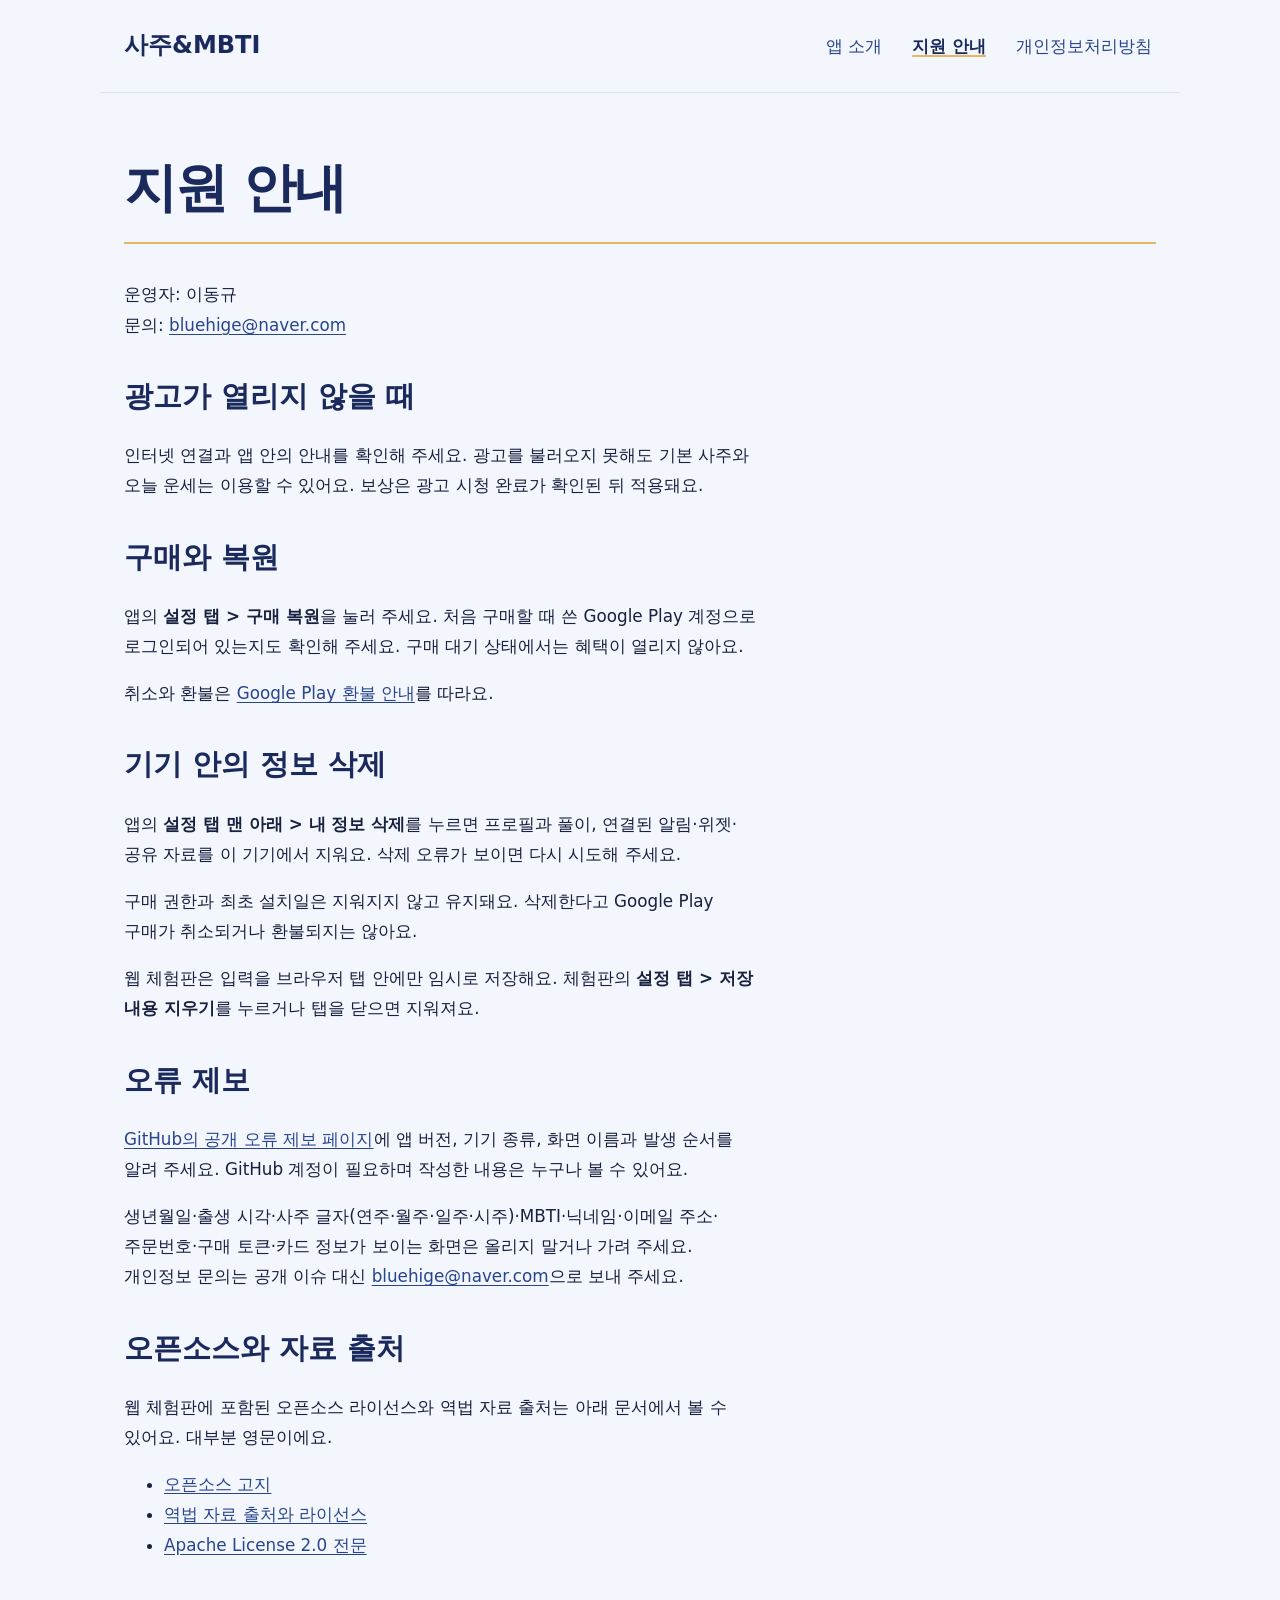
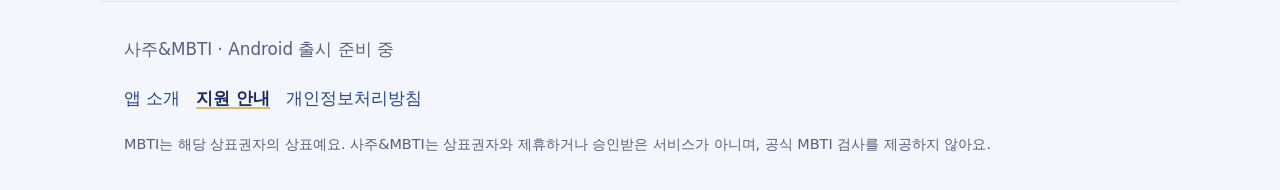
<file: support.html>
<!doctype html>
<html lang="ko"><head><meta charset="utf-8"><meta name="viewport" content="width=device-width,initial-scale=1"><title>지원 안내 · 사주&amp;MBTI</title><meta name="description" content="사주&amp;MBTI의 광고·구매 복원·정보 삭제 방법과 오류 제보, 문의 방법을 안내해요."><link rel="canonical" href="https://bluehige.github.io/saju/support.html"><meta name="theme-color" content="#1B2A5C"><link rel="icon" type="image/png" sizes="64x64" href="favicon.png"><link rel="apple-touch-icon" sizes="180x180" href="apple-touch-icon.png"><meta property="og:type" content="website"><meta property="og:site_name" content="사주&amp;MBTI"><meta property="og:locale" content="ko_KR"><meta property="og:title" content="지원 안내 · 사주&amp;MBTI"><meta property="og:description" content="광고·구매 복원·정보 삭제 방법과 오류 제보, 문의 방법을 안내해요."><meta property="og:url" content="https://bluehige.github.io/saju/support.html"><meta property="og:image" content="https://bluehige.github.io/saju/og-image.png"><meta property="og:image:width" content="1200"><meta property="og:image:height" content="630"><meta property="og:image:alt" content="사주&amp;MBTI 안내 캐릭터와 앱 이름"><meta name="twitter:card" content="summary_large_image"><link rel="stylesheet" href="site.css"></head><body>
<a class="skip" href="#main">본문으로 건너뛰기</a>
<header><a class="brand" href="./">사주&amp;MBTI</a><nav aria-label="주요 메뉴"><a href="./">앱 소개</a><a href="support.html" aria-current="page">지원 안내</a><a href="privacy.html">개인정보처리방침</a></nav></header>
<main id="main" class="document"><h1>지원 안내</h1><p>운영자: 이동규<br>문의: <a href="mailto:bluehige@naver.com">bluehige@naver.com</a></p>
<h2 id="ads">광고가 열리지 않을 때</h2><p>인터넷 연결과 앱 안의 안내를 확인해 주세요. 광고를 불러오지 못해도 기본 사주와 오늘 운세는 이용할 수 있어요. 보상은 광고 시청 완료가 확인된 뒤 적용돼요.</p>
<h2 id="purchase">구매와 복원</h2><p>앱의 <strong>설정 탭 &gt; 구매 복원</strong>을 눌러 주세요. 처음 구매할 때 쓴 Google Play 계정으로 로그인되어 있는지도 확인해 주세요. 구매 대기 상태에서는 혜택이 열리지 않아요.</p><p>취소와 환불은 <a href="https://support.google.com/googleplay/answer/2479637?hl=ko">Google Play 환불 안내</a>를 따라요.</p>
<h2 id="delete">기기 안의 정보 삭제</h2><p>앱의 <strong>설정 탭 맨 아래 &gt; 내 정보 삭제</strong>를 누르면 프로필과 풀이, 연결된 알림·위젯·공유 자료를 이 기기에서 지워요. 삭제 오류가 보이면 다시 시도해 주세요.</p><p>구매 권한과 최초 설치일은 지워지지 않고 유지돼요. 삭제한다고 Google Play 구매가 취소되거나 환불되지는 않아요.</p><p>웹 체험판은 입력을 브라우저 탭 안에만 임시로 저장해요. 체험판의 <strong>설정 탭 &gt; 저장 내용 지우기</strong>를 누르거나 탭을 닫으면 지워져요.</p>
<h2 id="report">오류 제보</h2><p><a href="https://github.com/bluehige/saju/issues">GitHub의 공개 오류 제보 페이지</a>에 앱 버전, 기기 종류, 화면 이름과 발생 순서를 알려 주세요. GitHub 계정이 필요하며 작성한 내용은 누구나 볼 수 있어요.</p><p>생년월일·출생 시각·사주 글자(연주·월주·일주·시주)·MBTI·닉네임·이메일 주소·주문번호·구매 토큰·카드 정보가 보이는 화면은 올리지 말거나 가려 주세요. 개인정보 문의는 공개 이슈 대신 <a href="mailto:bluehige@naver.com">bluehige@naver.com</a>으로 보내 주세요.</p>
<h2 id="notices">오픈소스와 자료 출처</h2><p>웹 체험판에 포함된 오픈소스 라이선스와 역법 자료 출처는 아래 문서에서 볼 수 있어요. 대부분 영문이에요.</p><ul><li><a href="test/THIRD_PARTY_NOTICES.txt">오픈소스 고지</a></li><li><a href="test/NOTICE-calendar.txt">역법 자료 출처와 라이선스</a></li><li><a href="test/LICENSE-APACHE-2.0.txt">Apache License 2.0 전문</a></li></ul>
</main>
<footer><p>사주&amp;MBTI · Android 출시 준비 중</p><nav aria-label="바닥글 메뉴"><a href="./">앱 소개</a><a href="support.html" aria-current="page">지원 안내</a><a href="privacy.html">개인정보처리방침</a></nav><p class="fine">MBTI는 해당 상표권자의 상표예요. 사주&amp;MBTI는 상표권자와 제휴하거나 승인받은 서비스가 아니며, 공식 MBTI 검사를 제공하지 않아요.</p></footer></body></html>
</file>
<file: site.css>
/* 2026-11-10 푸른 동양풍: 밤 남색(--night)·청화 파랑(--blue)·연파랑(--soft)·밝은 금(--gold, 테두리와 어두운 바탕 위에서만) */
:root{color-scheme:light;--ink:#18213F;--muted:#56607F;--night:#1B2A5C;--night-deep:#131F47;--blue:#27458F;--soft:#DFE8F8;--paper:#F3F6FC;--line:#DCE3F0;--gold:#E3B861;--gold-ink:#9A6B12;--ivory:#F8F4E6}
*{box-sizing:border-box}
html{scroll-behavior:smooth}
body{margin:0;background:var(--paper);color:var(--ink);font:1.05rem/1.8 "Pretendard Variable",Pretendard,-apple-system,BlinkMacSystemFont,"Apple SD Gothic Neo","Noto Sans KR","Noto Sans CJK KR","Malgun Gothic",system-ui,sans-serif;word-break:keep-all;overflow-wrap:break-word}
a{color:var(--blue);text-underline-offset:.2em}
a:focus-visible{outline:3px solid var(--blue);outline-offset:5px}
.skip{position:absolute;left:16px;top:-80px;z-index:10;background:var(--ink);color:#fff;padding:10px 16px;border-radius:12px}
.skip:focus{top:12px}
header,main,footer{max-width:1080px;margin:auto;padding:24px}
header{display:flex;align-items:center;justify-content:space-between;gap:12px 24px;flex-wrap:wrap;border-bottom:1px solid var(--line)}
.brand{font-size:1.5rem;font-weight:800;text-decoration:none;color:var(--night)}
nav{display:flex;gap:4px 22px;flex-wrap:wrap}
nav a{display:inline-flex;align-items:center;min-height:44px;padding:0 4px;text-decoration:none}
nav a:hover{text-decoration:underline}
nav a[aria-current="page"]{font-weight:800;color:var(--night);text-decoration:underline;text-decoration-thickness:2px;text-decoration-color:var(--gold)}
section{margin:36px 0 60px}
/* 소개 머리: 밤하늘 장면 그림 위에 어두운 덮개를 깔고 미색 글자를 얹는다 */
.hero{position:relative;padding:56px 48px;border-radius:26px;overflow:hidden;color:var(--ivory);background:linear-gradient(90deg,#0b1230f2 0%,#0b1230d9 38%,#0b123066 62%,#0b123000 82%),var(--night) url(hero-night.webp) right center/cover no-repeat;box-shadow:inset 0 0 0 1px #e3b86173,0 10px 30px #1b2a5c2e}
.hero>div{max-width:31em}
.hero h1{margin:.3em 0 .4em;text-shadow:0 2px 14px #0b123099}
.hero h1 .tagline,.hero .eyebrow{color:#D9E2FA}
.hero .note{color:#D9E2FA}
.hero .badge{background:#0b123080;border-color:#e3b86199;color:var(--ivory)}
.hero .button{box-shadow:inset 0 0 0 1px #e3b861b3,0 4px 14px #0b123066}
.hero a:focus-visible{outline-color:var(--gold)}
h1,h2,h3{text-wrap:balance}
p,li{text-wrap:pretty}
h1{font-size:clamp(2rem,5vw,3.3rem);line-height:1.35;letter-spacing:-.035em}
h1 .tagline{display:block;margin-top:.35em;font-size:.5em;line-height:1.5;letter-spacing:-.01em;font-weight:600;color:var(--muted)}
h2{font-size:clamp(1.35rem,1rem + 1.5vw,1.8rem);line-height:1.4}
h3{font-size:1.15rem}
.eyebrow{color:var(--muted);font-weight:700}
.badge{display:inline-block;margin:0;padding:2px 12px;border:1px solid var(--line);border-radius:999px;background:#fff;color:var(--muted);font-size:.9rem;font-weight:700}
.lead{font-size:1.35rem}
.hero p,.panel p{max-width:36em}
.button{display:inline-block;background:var(--night);font-weight:700;color:#fff;padding:12px 24px;border-radius:16px;text-decoration:none;margin:12px 0}
.button:hover{background:var(--night-deep)}
.button:active{transform:translateY(1px)}
.note{font-size:.95rem;color:var(--muted)}
.cards{display:grid;grid-template-columns:repeat(3,minmax(0,1fr));gap:18px}
.cards article,.panel{padding:24px;border:1px solid var(--line);border-radius:22px;background:#fff;box-shadow:0 6px 20px #1b2a5c12}
.cards article{border-top:3px solid var(--gold)}
.cards h3{color:var(--night);margin-top:.4em}
.panel{background:linear-gradient(#EEF3FB,#E4ECFA);border-color:#c9d6ef}
h2{color:var(--night)}
footer{display:flex;flex-wrap:wrap;align-items:center;gap:0 16px;border-top:1px solid var(--line);color:var(--muted)}
footer p{flex-basis:100%;margin:8px 0}
footer nav{gap:0 16px}
footer a{display:inline-block;padding:11px 0}
footer nav a{min-height:0;padding:11px 0}
footer .fine{font-size:.9rem}
.document>*{max-width:38em}
.document p,.document li{max-width:38em}
.document h2{margin-top:36px;scroll-margin-top:16px}
.document table{width:100%;max-width:100%;border-collapse:collapse;font-size:.95rem}
.document th,.document td{border:1px solid var(--line);padding:8px 10px;text-align:left;vertical-align:top;background:#fff}
.document th{background:var(--soft);color:var(--night)}
.document>h1{color:var(--night);padding-bottom:.35em;border-bottom:2px solid var(--gold)}
.toc{padding:16px 24px;border:1px solid var(--line);border-radius:18px;background:#fff}
.toc ol{margin:0;padding-left:1.4em}
.toc a{display:inline-block;padding:4px 0}
.to-top{font-size:.95rem}
@media(max-width:680px){.document table{display:block;overflow-x:auto}header,main,footer{padding:20px}header{flex-direction:column;align-items:flex-start}.cards{grid-template-columns:1fr}.hero{padding:28px 22px 236px;background:linear-gradient(180deg,#0b1230f5 0%,#0b1230eb 62%,#0b123059 80%,#0b123000 92%),var(--night) url(hero-night.webp) 86% bottom/auto 270px no-repeat}.hero>div{max-width:none}nav{gap:0 16px}section{margin-bottom:36px}}
@media(prefers-reduced-motion:reduce){html{scroll-behavior:auto}.button:active{transform:none}}
@media print{.hero{background:none;color:var(--ink);box-shadow:none;padding:0}.hero h1 .tagline,.hero .eyebrow,.hero .note{color:var(--muted)}.skip,header nav,footer nav,.toc,.to-top{display:none}body{background:#fff;font-size:11pt}header,main,footer{max-width:none;padding:0}a{color:var(--ink)}a[href^="http"]::after,a[href^="mailto:"]::after{content:" (" attr(href) ")";font-size:.85em;word-break:break-all}}
</file>
<file: test/app.css>
:root{color-scheme:light;--cream:#F3F6FC;--purple:#27458F;--soft:#DFE8F8;--ink:#18213F;--muted:#56607F;--line:#DCE3F0;--control-line:#7F8AAD;--stars:#9A6B12;--ok:#2F6B45;--okbg:#E8F3EC;--danger:#8A2F45;--dangerbg:#F8E9ED;--gateborder:#B9C8EA;--dash:#C9D6EF;--dashbg:#F4F7FC;font-family:system-ui,-apple-system,"Segoe UI","Malgun Gothic","Apple SD Gothic Neo","Noto Sans KR",sans-serif;font-size:16px;color:var(--ink);background:var(--cream)}
*,*::before,*::after{box-sizing:border-box}
/* 한국어는 어절 단위로 줄을 바꾼다. 긴 영문·주소만 필요할 때 끊는다. */
body{margin:0;background:var(--cream);word-break:keep-all;overflow-wrap:break-word;-webkit-text-size-adjust:100%;text-size-adjust:100%}
h1,h2,h3,h4,button{text-wrap:balance}
p,li,dd{text-wrap:pretty}
button,input,select{font:inherit}
button,a,input,select,summary,label{-webkit-tap-highlight-color:transparent}
button{cursor:pointer}
button:disabled{opacity:.55;cursor:wait}
[hidden]{display:none!important}
a{color:var(--purple)}
button:focus-visible,a:focus-visible,input:focus-visible,select:focus-visible,summary:focus-visible{outline:3px solid var(--purple);outline-offset:3px}
[tabindex="-1"]:focus{outline:none}
.nw{white-space:nowrap}
.sr-only{position:absolute;width:1px;height:1px;padding:0;margin:-1px;overflow:hidden;clip:rect(0,0,0,0);white-space:nowrap;border:0}
.ic{flex:0 0 auto;display:inline-block;vertical-align:-2px}

/* 머리·바닥 */
.topbar{max-width:600px;margin:auto;padding:20px 22px;display:flex;align-items:center;justify-content:space-between;gap:10px}
.topbar a{font-weight:750;text-decoration:none;font-size:20px;min-height:44px;display:inline-flex;align-items:center}
.test-badge{background:var(--soft);color:var(--purple);padding:5px 10px;border-radius:30px;font-size:12px;font-weight:700;white-space:nowrap}
main{max-width:600px;margin:auto;padding:0 22px 24px}
footer{max-width:600px;margin:auto;display:flex;justify-content:center;flex-wrap:wrap;gap:4px 18px;padding:12px 16px 100px;font-size:13px;color:var(--muted)}
footer a{color:var(--muted);min-height:44px;display:inline-flex;align-items:center;padding:0 4px}

/* 글자 */
h1{font-size:28px;line-height:1.4;letter-spacing:-.7px;margin:10px 0 12px}
h2{font-size:22px;line-height:1.45;margin:0 0 10px}
h3{font-size:18px;line-height:1.5;margin:0}
p{font-size:16px;line-height:1.65;margin:10px 0}
.intro .intro-text,.hint,.privacy-note,.subtitle{color:var(--muted)}
.eyebrow{font-size:13px;font-weight:600;letter-spacing:.2px;color:var(--muted)}
.hint{font-size:13px;margin:8px 0 0}
.subtitle{font-size:14px}
.page-date{font-weight:650;color:var(--purple);font-size:15px;margin:4px 0 12px}
.page-h1{font-size:24px;margin:4px 0 6px}

/* 입력 화면 */
.guide.welcome{display:flex;align-items:center;gap:12px;margin:6px 0 12px}
.avatar{flex:0 0 auto;width:72px;height:72px;border-radius:50%;overflow:hidden;background:var(--soft);border:2px solid #fff;box-shadow:0 2px 10px #18213F14}
/* 1122×1402(약 4:5) 상반신 그림을 원형 틀에 맞춘다. 아래를 곧게 자르지 않고 원으로 부드럽게 감싼다. */
.avatar img{display:block;width:100%;height:auto;margin-top:4%}
.guide.welcome p{flex:1;min-width:0;margin:0;padding:10px 14px;border-radius:16px;background:var(--soft);font-size:15px;line-height:1.55}
.trust{font-size:13px;color:var(--muted);margin:0 0 14px;text-align:center}
body.editing .intro .eyebrow,body.editing .intro .intro-text,body.editing .guide.welcome,body.editing .trust{display:none}
fieldset{margin:0 0 16px;padding:18px;border:1px solid var(--line);border-radius:20px;background:white;min-width:0}
legend{font-size:18px;font-weight:650;padding:0 6px}
legend .req,legend .opt{font-size:13px;font-weight:500;color:var(--muted)}
label{font-size:14px;display:block;color:var(--muted)}
input:not([type=checkbox]):not([type=radio]),select{width:100%;min-width:0;padding:13px 28px 13px 11px;border:1px solid var(--control-line);border-radius:12px;background-color:white;color:var(--ink);min-height:48px;margin-top:6px}
select{-webkit-appearance:none;appearance:none;background-image:linear-gradient(45deg,transparent 50%,var(--muted) 50%),linear-gradient(135deg,var(--muted) 50%,transparent 50%);background-position:calc(100% - 15px) 52%,calc(100% - 10px) 52%;background-size:5px 5px,5px 5px;background-repeat:no-repeat}
input[type=date]{padding-right:11px}
input:disabled,select:disabled{background-color:#EEF3FB;border-color:#AAB4CC}
input[type=checkbox]{width:21px;height:21px;accent-color:var(--purple);flex-shrink:0}
[aria-invalid=true]{border-color:var(--danger)!important;box-shadow:0 0 0 1px var(--danger)}
.field-error{color:var(--danger);font-weight:650}
.check{display:flex;align-items:center;gap:8px;font-size:16px;color:var(--ink);min-height:48px}
.calendar-fields{display:flex;align-items:center;gap:16px;margin-bottom:12px}
.calendar-fields>label:first-child{flex:1}
.date-fields{display:grid;grid-template-columns:1.4fr 1fr 1fr;gap:10px}
.time-fields{display:grid;grid-template-columns:1fr 1fr;gap:12px}
.type-grid{display:grid;grid-template-columns:repeat(4,minmax(0,1fr));gap:8px}
.type-option{position:relative;display:block;margin:0}
.type-option input{position:absolute;opacity:0;inset:0;width:100%;height:100%;margin:0;cursor:pointer}
.type-option span{display:flex;align-items:center;justify-content:center;min-height:48px;padding:10px 4px;background:white;color:var(--purple);border:1px solid var(--control-line);border-radius:12px;font-size:14px;font-weight:650;text-align:center}
.type-option input:checked+span{background:var(--soft);border-color:var(--purple);box-shadow:inset 0 0 0 1px var(--purple)}
.type-option input:focus-visible+span{outline:3px solid var(--purple);outline-offset:2px}
.type-unknown{grid-column:1/-1}
.primary,.secondary,.danger{display:block;width:100%;min-height:52px;border:0;border-radius:16px;font-weight:650;padding:14px 18px;margin-top:12px}
.primary{background:var(--purple);color:white}
.secondary{background:var(--soft);color:var(--purple)}
.danger{background:var(--dangerbg);color:var(--danger);border:1.5px solid var(--danger)}
.secondary.small{display:inline-flex;align-items:center;width:auto;min-height:44px;padding:8px 14px;margin:6px 0 0;font-size:14px}
.privacy-note{font-size:13px;padding:4px 2px}
.load-state{padding:12px;border-radius:12px;background:var(--soft);font-size:14px;line-height:1.5}
.error{color:#713445;background:#f8e9ed;padding:14px;border-radius:12px}

/* 공통 카드 */
.cards{display:grid;gap:14px;margin:16px 0}
.card{padding:18px;background:white;border:1px solid var(--line);border-radius:20px;box-shadow:0 3px 14px #18213F05}
.card-top{display:flex;align-items:center;justify-content:space-between;gap:8px;flex-wrap:wrap;margin-bottom:12px}
.card-title{font-size:18px;font-weight:700;line-height:1.55;margin:0 0 8px}
.card-body{margin:0;line-height:1.75;white-space:pre-line}
.card-body+.card-body{margin-top:8px}
.reading-label{font-size:14px;font-weight:650;color:var(--purple);margin:16px 0 6px}
.notice{padding:15px 16px;background:var(--soft);border-radius:16px;font-size:14px;line-height:1.65;margin:14px 0}
.notice p{margin:4px 0;font-size:14px}
.chip{display:inline-flex;align-items:center;font-size:12.5px;font-weight:700;line-height:1.4;padding:3px 9px;border-radius:20px;background:var(--soft);color:var(--purple);white-space:nowrap}
.chip.plain{background:#EEF3FB;color:var(--muted)}
.footer-note{font-size:13px;color:var(--muted);line-height:1.6;margin:22px 4px 0}

/* 펼침: 모든 details를 같은 모양과 44px 이상 터치 영역으로 */
details>summary{list-style:none;cursor:pointer;min-height:48px;display:flex;align-items:center;justify-content:space-between;gap:10px;color:var(--purple);font-weight:650;font-size:15px;line-height:1.45}
details>summary::-webkit-details-marker{display:none}
details>summary::after{content:"＋";content:"＋" / "";font-size:22px;flex:0 0 auto}
details[open]>summary::after{content:"−";content:"−" / ""}
.card details,.natalfree details,.natalhero details{margin-top:8px;border-top:1px solid var(--line);padding-top:2px}
.expanded{padding-top:8px}
.expanded h3{font-size:16px;margin-top:14px}
.expanded p{margin:8px 0}
.expanded ul{padding-left:1.2em;line-height:1.65;margin:8px 0}
.expanded details{margin-top:10px}
details[data-detail="natal-expert"]{margin-top:18px;padding:2px 18px;background:#fff;border:1px solid var(--line);border-radius:16px}
details[data-detail="natal-expert"]>.expanded{padding-bottom:12px}
details+h2,details+section>h2{margin-top:24px}

/* 오늘: 판정 카드 */
.vrow{display:flex;align-items:center;gap:6px;flex-wrap:wrap}
.daychip{display:inline-flex;align-items:center;min-height:44px;margin:-8px 0;padding:0;background:none;border:0;border-radius:20px}
.daychip .chev{margin-left:4px;font-weight:800}
.daychip:focus-visible{outline:none}
.daychip:focus-visible .chip{outline:3px solid var(--purple);outline-offset:2px}
.kw{font-size:24px;font-weight:800;line-height:1.3;letter-spacing:-.4px;margin:6px 0 2px}
.grade{display:flex;flex-wrap:wrap;align-items:center;column-gap:8px;margin:2px 0 0}
.glead{font-size:14px;font-weight:800;color:var(--purple)}
.vstars{font-size:21px;line-height:1.2;color:var(--stars);letter-spacing:1px;white-space:nowrap}
.vstars.held,.dstars.held,.tmstars.held{font-size:14px;letter-spacing:0;color:var(--muted)}
.glabel{font-size:15px;font-weight:750}
.hr{height:1px;margin:12px 0;border:0;background:var(--line)}
.micro{font-size:12.5px;font-weight:800;color:var(--purple);line-height:1.35;margin:0}
.vh3{font-size:18px;font-weight:800;line-height:1.4;margin:2px 0 0}
.vsum{font-size:15.5px;line-height:1.6;margin:4px 0 0}
.vdetail{font-size:15px;line-height:1.7;margin:6px 0 0;color:var(--ink)}
.linkbtn{display:inline-flex;align-items:center;min-height:44px;margin:4px 0 -10px -8px;padding:0 8px;background:none;border:0;border-radius:10px;font-size:13px;color:var(--muted);text-decoration:underline;text-underline-offset:3px;text-align:left}

/* 오늘: 분야 별점 띠 */
.strip{display:grid;grid-template-columns:repeat(5,minmax(0,1fr));gap:6px;margin-top:12px}
.strip.n4{grid-template-columns:repeat(4,minmax(0,1fr))}
.strip.n6{grid-template-columns:repeat(3,minmax(0,1fr))}
.tile{display:flex;flex-direction:column;align-items:center;justify-content:center;min-width:0;min-height:52px;padding:7px 2px 6px;background:#fff;border:1px solid var(--line);border-radius:14px;text-align:center;color:var(--ink)}
.tn{display:block;font-size:12px;font-weight:700;color:var(--muted);line-height:1.4;white-space:nowrap}
.tv{display:block;font-size:16px;font-weight:800;color:var(--stars);line-height:1.35;white-space:nowrap}
.tile.top{border-color:var(--purple);box-shadow:inset 0 0 0 1px var(--purple)}
.tile.top .tn{color:var(--purple)}
.stripcap{font-size:13px;color:var(--muted);line-height:1.45;margin:6px 2px 0}
.stripcap b{color:var(--ink);font-weight:700}

/* 오늘·내 사주: 맞춤 풀이 카드(웹 데모 게이트) */
.gate{margin-top:12px;border:1.5px solid var(--gateborder)}
.gate.open{border-color:#BFD9C8}
.ghead{display:flex;align-items:center;justify-content:space-between;gap:8px}
.pill{display:inline-block;font-size:12.5px;font-weight:800;line-height:1.3;padding:3px 10px;border-radius:20px;background:var(--soft);color:var(--purple)}
.pill.ok{background:var(--okbg);color:var(--ok)}
.lockstate{display:inline-flex;align-items:center;gap:4px;font-size:12.5px;font-weight:700;color:var(--muted);white-space:nowrap}
.gtitle{font-size:19px;font-weight:800;line-height:1.4;letter-spacing:-.3px;margin:8px 0 2px}
.gsum{font-size:15.5px;line-height:1.6;margin:0}
.locked{margin-top:10px;padding:9px 12px;background:var(--dashbg);border:1px dashed var(--dash);border-radius:12px}
.lhead{font-size:12.5px;font-weight:800;color:var(--purple);line-height:1.4;margin:0 0 2px}
.lrow{display:flex;align-items:flex-start;gap:6px;font-size:13.5px;line-height:1.55;color:var(--muted);margin:2px 0}
.lrow .ic{margin-top:3px}
.lrow b{color:var(--ink);font-weight:700}
.cta{display:flex;align-items:center;justify-content:center;gap:6px;width:100%;min-height:52px;margin-top:12px;padding:10px 12px;border:0;border-radius:15px;background:var(--purple);color:#fff;font-size:16px;font-weight:800;line-height:1.35;text-align:center}
.cap{font-size:12.5px;color:var(--muted);line-height:1.5;text-align:center;margin:6px 0 0}
.reveal{margin-top:10px}
.rdetail{font-size:15px;line-height:1.7;margin:0}
.rdetail+.rdetail{margin-top:8px}
.rlabel{font-size:12.5px;font-weight:800;color:var(--purple);line-height:1.45;margin:12px 0 2px}
.ravoid{font-size:15px;line-height:1.6;margin:0}
.donebar{margin-top:12px;padding:10px 12px 2px;border-radius:12px;background:var(--okbg);color:var(--ok);font-size:13px;line-height:1.5}
.donebar p{display:flex;align-items:flex-start;gap:8px;margin:0;font-size:13px}
.donebar p .ic{margin-top:2px}
.donelink{display:flex;align-items:center;min-height:44px;padding:0 0 0 24px;background:none;border:0;color:var(--ok);font-size:13px;font-weight:800;text-decoration:underline;text-underline-offset:3px}
.gate.choose .cta{margin-top:14px}

/* 오늘: 내일 미리 보기 */
.tomorrow{margin-top:12px;background:#F6F9FE}
.tmhead{font-size:13px;font-weight:800;color:var(--purple);line-height:1.45;margin:0}
.tmline{font-size:15px;font-weight:750;line-height:1.55;margin:4px 0 0}
.tmstars{color:var(--stars);letter-spacing:1px;white-space:nowrap}
.tmbase{font-size:14px;line-height:1.55;margin:4px 0 0}
.tmmbti{font-size:14px;line-height:1.55;color:var(--muted);margin:2px 0 0}
.tmsame{font-size:13px;color:var(--ok);font-weight:700;margin:6px 0 0}

/* 오늘: 분야 카드 */
.sech{font-size:17px;font-weight:800;line-height:1.4;margin:24px 2px 0}
.secsub{font-size:13px;color:var(--muted);line-height:1.5;margin:2px 2px 0}
.dcard{scroll-margin-top:12px}
.dtop{display:flex;flex-wrap:wrap;align-items:center;column-gap:8px}
.dname{font-size:15px;font-weight:800;color:var(--purple);line-height:1.4}
.dstars{font-size:15px;color:var(--stars);letter-spacing:1px;line-height:1.4;white-space:nowrap}
.dgl{font-size:13px;font-weight:700;color:var(--muted)}
.dtitle{font-size:17px;font-weight:800;line-height:1.45;margin:6px 0 0}
.dbody{font-size:15px;line-height:1.7;margin:4px 0 0;white-space:pre-line}
.mrow{margin-top:12px;padding-top:10px;border-top:1px solid var(--line)}
.mlabel{display:flex;align-items:center;gap:4px;font-size:12.5px;font-weight:800;color:var(--purple);line-height:1.45;margin:0}
.mtitle{font-size:15px;font-weight:800;line-height:1.5;margin:2px 0 0}
.lockmark{display:inline-flex;color:var(--muted)}
.drow{display:flex;align-items:center;flex-wrap:wrap;width:100%;min-height:44px;margin-top:8px;padding:6px 12px;border:0;border-radius:12px;background:#F1F5FC;color:var(--purple);font-size:13.5px;font-weight:700;line-height:1.4;text-align:left}

/* 시트(별점 기준·선택·미리 보기·확인) */
dialog.sheet{width:min(480px,100%);max-width:100%;max-height:88dvh;margin:auto auto 0;padding:0;border:0;border-radius:22px 22px 0 0;background:#fff;color:var(--ink);box-shadow:0 -6px 24px #18213F1f;overflow:auto;overscroll-behavior:contain}
dialog.sheet::backdrop{background:rgba(46,37,61,.4)}
@media(min-width:650px){dialog.sheet{margin:auto;border-radius:22px}}
.sheet-inner{padding:20px 20px calc(20px + env(safe-area-inset-bottom))}
.sh{font-size:19px;font-weight:800;line-height:1.4;letter-spacing:-.3px;margin:0}
.sp{font-size:14px;color:var(--muted);line-height:1.6;margin:8px 0 0}
.sp.ink{font-size:15px;color:var(--ink);margin-top:0}
.ssub{font-size:13px;color:var(--muted);line-height:1.5;margin:2px 0 0}
.sbtns{margin-top:16px;display:grid;gap:10px}
.sbtn{display:flex;align-items:center;justify-content:center;gap:8px;width:100%;min-height:52px;padding:8px 14px;border-radius:14px;font-size:15.5px;font-weight:800;line-height:1.35;text-align:center}
.sbtn.fill{background:var(--purple);color:#fff;border:0}
.sbtn.outp{background:#fff;color:var(--purple);border:1.5px solid var(--purple)}
.sbtn.outi{background:#fff;color:var(--ink);border:1.5px solid var(--ink)}
.snote{font-size:12.5px;color:var(--muted);line-height:1.5;margin:12px 0 0}
.glist{list-style:none;margin:12px 0 0;padding:8px 12px;background:var(--dashbg);border-radius:12px}
.glist li{font-size:14px;line-height:1.75}
.gs{display:inline-block;min-width:2em;color:var(--stars);font-weight:800}
.sbody1{font-size:15px;line-height:1.7;margin:8px 0 0}
.row2{display:grid;grid-template-columns:1fr 1fr;gap:8px;margin-top:16px}
.sheet-inner.tall{padding:0;display:flex;flex-direction:column;max-height:88dvh}
.shead{position:relative;flex:0 0 auto;padding:20px 60px 10px 20px;border-bottom:1px solid var(--line)}
.sclose{position:absolute;top:10px;right:10px;width:44px;height:44px;display:flex;align-items:center;justify-content:center;border:0;border-radius:50%;background:var(--soft);color:var(--ink);font-size:24px;line-height:1;cursor:pointer}
.sscroll{flex:1 1 auto;min-height:0;overflow:auto;padding:12px 20px}
.eintro{font-size:15px;line-height:1.65;margin:0}
.eth{font-size:15px;font-weight:800;line-height:1.45;margin:14px 0 0}
.etb{font-size:14.5px;line-height:1.65;margin:2px 0 0}
.sfoot{flex:0 0 auto;display:grid;grid-template-columns:1fr 1fr;gap:8px;padding:12px 20px calc(16px + env(safe-area-inset-bottom));border-top:1px solid var(--line)}
.sfoot .sbtn{min-height:48px;padding:6px 8px;font-size:14px}

/* 내 사주 */
.ttl{display:flex;align-items:flex-start;justify-content:space-between;gap:8px}
.ttl h1{margin-bottom:2px}
.ttl .subtitle{margin:0 0 6px}
.editbtn{flex:0 0 auto;min-width:44px;min-height:44px;margin:10px -8px 0 0;padding:0 8px;background:none;border:0;border-radius:10px;color:var(--purple);font-size:14px;font-weight:700;text-decoration:underline;text-underline-offset:3px}
.dst-note{margin:0 0 6px}
.natalhero{margin-top:10px}
.nh2{font-size:21px;font-weight:800;line-height:1.35;letter-spacing:-.3px;margin:8px 0 0}
.nbody{font-size:15px;line-height:1.65;margin:4px 0 0}
.pillars{display:grid;grid-template-columns:repeat(4,minmax(0,1fr));gap:8px;margin:14px 0}
.pillar{padding:10px 4px;text-align:center;background:white;border:1px solid var(--line);border-radius:14px;min-width:0}
.pillar span{display:block;font-size:12px;color:var(--muted);margin-bottom:2px;white-space:nowrap}
.pillar strong{display:block;font-size:18px;white-space:nowrap}
.pillars.expert strong{font-size:16px}
.elems{display:grid;grid-template-columns:repeat(5,minmax(0,1fr));gap:4px;margin:0}
.elem{font-size:12.5px;color:var(--muted);text-align:center;background:#F1F5FC;border-radius:20px;padding:4px 0;line-height:1.44;white-space:nowrap}
.elem b{color:var(--ink);font-weight:800}
.nfree{margin-top:10px}
.nlabel{font-size:12.5px;font-weight:800;color:var(--purple);line-height:1.45;margin:0}
.ntitle2{font-size:17px;font-weight:800;line-height:1.45;margin:2px 0 0}
.nbody2{font-size:15px;line-height:1.65;margin:4px 0 0;white-space:pre-line}
.nrows{margin-top:12px}
.nrow{display:flex;align-items:center;gap:10px;width:100%;min-height:48px;padding:8px 0;background:none;border:0;border-top:1px solid var(--line);text-align:left;color:var(--ink)}
.nrow .bn{flex:0 0 76px;font-size:12.5px;font-weight:800;color:var(--purple);line-height:1.4}
.nrow .bt{flex:1 1 auto;min-width:0;font-size:14.5px;font-weight:700;line-height:1.45}
.nopen{margin-top:12px;padding-top:12px;border-top:1px solid var(--line)}
.natalfree{margin-top:10px;padding-top:14px;padding-bottom:6px}
.frow{padding-top:12px;border-top:1px solid var(--line)}
.frow:first-child{padding-top:0;border-top:0}
.flabel{font-size:12.5px;font-weight:800;color:var(--purple);line-height:1.45;margin:0}
.ftitle{font-size:16px;font-weight:800;line-height:1.45;margin:2px 0 0}
.fsum{font-size:15px;line-height:1.6;margin:2px 0 0}
.natalfree details{border-top:0;margin-top:0}
[data-professional-saju]>.card{margin-bottom:14px}
[data-professional-saju] h2{font-size:18px}
[data-professional-saju] h3{font-size:16px;margin-top:14px}
.element-grid{display:grid;grid-template-columns:repeat(5,minmax(0,1fr));gap:6px;margin:14px 0}
.element-grid>div{text-align:center;padding:10px 2px;border-radius:12px;background:#F1F5FC}
.element-grid span{display:block;font-size:13px}
.element-grid strong{display:block;font-size:24px}
.element-grid small{font-size:12px;font-weight:400;margin-left:3px}
.pairs,.weights{padding-left:1.2em;margin:8px 0;line-height:1.7;font-size:15px}

/* MBTI */
.mlink{display:flex;align-items:center;width:100%;min-height:48px;margin-top:14px;padding:12px 16px;text-align:left;font-size:14.5px;font-weight:700;line-height:1.5;color:var(--ink)}
.traits{display:grid;grid-template-columns:repeat(2,minmax(0,1fr));gap:8px;margin-top:12px}
.trait{display:flex;flex-direction:column;align-items:flex-start;min-width:0;min-height:104px;padding:12px;background:#fff;border:1px solid var(--line);border-radius:16px;text-align:left;color:var(--ink)}
.trait .tt{font-size:14.5px;font-weight:800;line-height:1.4}
.trait .tp{display:-webkit-box;-webkit-line-clamp:2;-webkit-box-orient:vertical;overflow:hidden;margin-top:4px;font-size:13px;line-height:1.5;color:var(--muted)}
.tgrid{display:grid;grid-template-columns:repeat(4,minmax(0,1fr));gap:6px;margin:10px 0 16px}
.type{display:flex;flex-direction:column;align-items:center;justify-content:center;min-height:48px;padding:4px 0;background:#fff;border:1px solid var(--control-line);border-radius:12px;font-size:14px;font-weight:800;line-height:1.3;color:var(--purple)}
.type.me{border-color:var(--purple);background:var(--soft);box-shadow:inset 0 0 0 1px var(--purple)}
.metag{display:block;font-size:12px;font-weight:700;color:var(--purple);line-height:1.3}

/* 설정 */
.settings-card{background:white;padding:18px;border-radius:20px;border:1px solid var(--line);margin:16px 0}
.settings-card h2{font-size:18px}
.settings-card p{font-size:14px}
.settings-card label{margin:12px 0}
.settings-card.tools{padding:4px 18px}
.usage{margin:10px 0 0}
.usage div{padding:8px 0;border-top:1px solid var(--line)}
.usage dt{font-size:14px;font-weight:800;color:var(--purple)}
.usage dd{margin:2px 0 0;font-size:14px;line-height:1.6}
.date-selector{display:flex;align-items:center;gap:8px;flex-wrap:wrap}
.date-selector input{flex:1;max-width:100%;min-width:160px}
.date-selector button{width:auto;margin:6px 0 0}

/* 하단 탭 */
.tabs{position:fixed;bottom:0;left:50%;transform:translateX(-50%);width:min(600px,100%);display:grid;grid-template-columns:repeat(4,1fr);background:#F8FAFEf5;backdrop-filter:blur(10px);padding:8px 10px calc(8px + env(safe-area-inset-bottom));border-top:1px solid var(--line);z-index:5}
.tabs button{border:0;border-radius:14px;color:var(--muted);background:none;min-height:48px;font-size:14px;font-weight:550}
.tabs button[aria-current=page]{background:var(--soft);color:var(--purple);font-weight:800;box-shadow:inset 0 -3px 0 var(--purple)}
#result-screen{padding-bottom:84px}

/* 로딩 */
#loading-dialog{width:min(420px,calc(100% - 32px));max-height:calc(100dvh - 32px);overflow:auto;border:1px solid var(--line);border-radius:24px;padding:26px 22px;background:var(--cream);color:var(--ink);text-align:center;box-shadow:0 16px 60px #18213F33}
#loading-dialog::backdrop{background:#18213F66}
#loading-dialog h2{font-size:21px}
#loading-dialog p{margin:12px 0 12px}
#loading-dialog .hint{margin:0 0 16px}
.loading-spinner{width:38px;height:38px;border:4px solid var(--soft);border-top-color:var(--purple);border-radius:50%;margin:0 auto 20px}

@media(min-width:650px){body{padding-top:16px}.topbar{padding:12px 30px 20px}main{padding:0 30px 24px}.intro h1{font-size:32px}}
@media(max-width:350px){main{padding-left:14px;padding-right:14px}.date-fields{gap:6px;grid-template-columns:1fr}.card{padding:14px}.calendar-fields{gap:8px}.tabs button{font-size:13px}.type-grid,.tgrid{grid-template-columns:repeat(2,minmax(0,1fr))}.strip,.strip.n4{grid-template-columns:repeat(3,minmax(0,1fr))}.row2,.sfoot{grid-template-columns:1fr}}
@media(prefers-reduced-motion:no-preference){.card{animation:appear .18s ease-out}@keyframes appear{from{opacity:.65;transform:translateY(5px)}to{opacity:1;transform:none}}.loading-spinner{animation:loading-turn .9s linear infinite}@keyframes loading-turn{to{transform:rotate(360deg)}}}

/* 개인풀이: 접힌 요약과 펼친 상세를 동시에 반복하지 않는다. */
[data-natal-personal]:has(> details[open]) > .reading-summary{display:none}
/* 2026-11-07 오늘 탭 혼합안(A 맛보기 먼저 + B 분야 시트 + D 할 일 체크) */
.headcard .vh3{font-size:16.5px}
.headcard .vsum{font-size:15px}
.hook{margin-top:12px;border:2px solid var(--purple)}
.hook.open{border-color:#BFD9C8}
.teaser{position:relative;display:flex;flex-direction:column;gap:8px;margin-top:12px}
.teaser i{display:block;height:11px;border-radius:6px;background:#D5E0F4;filter:blur(1.2px)}
.teaser i:nth-child(2){width:92%}
.teaser i.s{width:58%}
.teaser::after{content:"";position:absolute;left:0;right:0;bottom:-2px;height:22px;background:linear-gradient(#ffffff00,#fff)}
.adtag{display:inline-block;font-size:11.5px;font-weight:800;line-height:1.5;padding:0 6px;border:1px solid #ffffffb3;border-radius:6px;white-space:nowrap}
.todo-card{margin-top:12px}
.todo-h{font-size:17px;font-weight:800;line-height:1.4;margin:0}
.tsub{font-size:13px;color:var(--muted);line-height:1.5;margin:4px 0 0}
.tlist{list-style:none;margin:8px 0 0;padding:0}
.titem{display:flex;align-items:flex-start;gap:12px;padding:12px 0;border-top:1px solid var(--line)}
.tbox{display:grid;place-items:center;flex:none;width:30px;height:30px;margin-top:1px;padding:0;border:2px solid #9FB2DD;border-radius:9px;background:#fff;color:#fff}
.locked-item .tbox{color:var(--purple);border-style:dashed}
.tbox[aria-pressed="true"]{background:var(--purple);border-color:var(--purple)}
.ttext{font-size:15.5px;font-weight:700;line-height:1.45;margin:0}
.ttext.done{color:var(--muted);text-decoration:line-through;text-decoration-color:#9FB2DD}
.tmeta{font-size:12.5px;color:var(--muted);line-height:1.5;margin:2px 0 0}
.tstars{color:var(--stars);font-size:12px}
.tskel{display:block;width:78%;height:13px;margin-top:5px;border-radius:7px;background:#DCE5F5;filter:blur(1px)}
.linkbtn.strong{margin:6px 0 -8px -8px;color:var(--purple);font-weight:800}
.dgrid{display:grid;grid-template-columns:repeat(2,minmax(0,1fr));gap:10px;margin-top:10px}
.dgrid>.dtile:last-child:nth-child(odd){grid-column:1/-1}
.dtile{display:flex;flex-direction:column;align-items:flex-start;gap:1px;min-width:0;min-height:112px;padding:12px 14px;background:#fff;border:1px solid var(--line);border-radius:18px;text-align:left;color:var(--ink)}
.dtile.top{border:2px solid var(--purple)}
.dtile .dn{font-size:15.5px;font-weight:800;line-height:1.35}
.dtile .dv{font-size:21px;color:var(--stars);letter-spacing:1px;line-height:1.35}
.dtile .dg{font-size:12.5px;color:var(--muted);line-height:1.4}
.dtile .dl{display:flex;align-items:center;gap:3px;margin-top:auto;padding-top:6px;font-size:12.5px;font-weight:800;color:var(--purple)}
.dsh{display:flex;align-items:center;justify-content:space-between;gap:10px}
.dsh .sh{margin:0}
.dgl{font-size:13px;color:var(--muted);margin:2px 0 8px}
.mbox{margin-top:14px;padding:14px;border:1px solid var(--dash);border-radius:16px;background:var(--dashbg)}
.mbox.open{background:#F3FAF5;border-color:#BFD9C8}
.mbox .rlabel{display:flex;align-items:center;gap:4px;margin-top:0}
.mbox .teaser::after{background:linear-gradient(#F4F7FC00,var(--dashbg))}
.sbtn.wide{width:100%;margin-top:14px}
.adsim .adlabel{font-size:12px;font-weight:800;color:var(--muted);margin:0 0 4px}
.adsim .adbar{height:6px;margin:16px 0 4px;overflow:hidden;border-radius:6px;background:var(--soft)}
.adsim .adbar i{display:block;width:0;height:100%;background:var(--purple);animation:adfill 1.6s linear forwards}
@keyframes adfill{to{width:100%}}
@media(prefers-reduced-motion:reduce){.adsim .adbar i{animation:none;width:100%}}
.headcard .micro{margin-top:14px}
/* 2026-11-09 내 사주 탭 혼합안(맛보기 → 광고 버튼 → 장별 칸과 시트) */
.nnext{margin-top:12px;padding-top:12px;border-top:1px solid var(--line)}
.hook .dgrid{margin-top:14px}
.ntile{min-height:104px}
.ntile .ntt{display:-webkit-box;-webkit-line-clamp:2;-webkit-box-orient:vertical;overflow:hidden;margin-top:3px;font-size:14px;font-weight:700;line-height:1.4}
.ntile .dn{font-size:13px;color:var(--purple)}
.natalhero .linkbtn.strong{margin-top:2px}
.natalhero .pillars.hero{margin:10px 0 8px}
/* 2026-11-10 오늘 탭 심플안(첫 화면: 캐릭터 + 운세 두 줄 + 버튼 하나 / 맞춤 풀이: 한 화면에 한 분야) */
.home{display:flex;flex-direction:column}
.htop{position:relative;height:150px;height:clamp(128px,24dvh,210px)}
.hdate{margin:6px 0 0;line-height:1.3}
.hdate b{display:block;font-size:25px;font-weight:800;letter-spacing:-.4px}
.hdate span{font-size:15px;color:var(--muted)}
.hguide{position:absolute;right:2px;bottom:-22px;height:calc(100% + 22px);width:auto;max-width:none}
.hcard{position:relative;z-index:1;padding:0;overflow:hidden;border:0;box-shadow:0 6px 22px #18213F17}
.hfree{padding:18px 18px 14px}
.hkw{font-size:30px;font-weight:800;line-height:1.24;letter-spacing:-.6px;margin:0}
.hgrade{display:flex;flex-wrap:wrap;align-items:baseline;gap:0 8px;min-height:44px;margin:4px 0 0 -6px;padding:6px;border:0;border-radius:10px;background:none;color:var(--ink);text-align:left}
.hgl{font-size:13.5px;color:var(--muted);white-space:nowrap}
.hone{font-size:18px;font-weight:700;line-height:1.45;margin:2px 0 0}
.hhook{padding:14px 18px 18px;background:var(--soft)}
.hlab{font-size:14px;font-weight:800;color:var(--purple);line-height:1.4;margin:0}
.hmt{font-size:20px;font-weight:800;line-height:1.35;margin:6px 0 0}
.hhook .teaser{margin-top:12px}
.hhook .teaser i{background:#fff;filter:none;opacity:.85}
.hhook .teaser i.s{display:none}
.hhook .teaser::after{display:none}
.hhook .cta{min-height:58px;margin-top:14px;border-radius:18px;font-size:17px}
.hhook .subtitle{margin:6px 0 0}
.hmore{display:block;width:100%;min-height:48px;margin-top:6px;border:0;border-radius:12px;background:none;color:var(--purple);font-size:15px;font-weight:700}
.rtop{display:flex;align-items:center;justify-content:space-between;gap:8px;margin-top:-6px}
.rback{display:inline-flex;align-items:center;gap:4px;min-height:44px;margin-left:-6px;padding:0 8px 0 6px;border:0;border-radius:10px;background:none;color:var(--purple);font-size:16px;font-weight:800}
.rmeta{font-size:13.5px;color:var(--muted);text-align:right}
.rchips{display:flex;gap:8px;overflow-x:auto;margin:4px -22px 0;padding:4px 22px 12px;scrollbar-width:none}
.rchips::-webkit-scrollbar{display:none}
.rchip{flex:0 0 auto;min-height:42px;padding:8px 14px;border:1px solid var(--dash);border-radius:22px;background:#fff;color:var(--muted);font-size:14.5px;font-weight:650;white-space:nowrap}
.rchip[aria-pressed="true"]{background:var(--purple);border-color:var(--purple);color:#fff;font-weight:800}
.rcs{font-size:12px;letter-spacing:.5px}
.rcard{padding:20px 18px}
.rdom{display:flex;align-items:center;justify-content:space-between;gap:10px}
.rname{font-size:14.5px;font-weight:700;color:var(--muted)}
.rtitle{font-size:24px;font-weight:800;line-height:1.3;letter-spacing:-.4px;margin:8px 0 0}
.rlines{list-style:none;margin:12px 0 0;padding:0;display:grid;gap:12px}
.rlines li{position:relative;padding-left:16px;font-size:16.5px;line-height:1.6}
.rlines li::before{content:"";position:absolute;left:0;top:.68em;width:6px;height:6px;border-radius:50%;background:var(--purple)}
.ravoidbox{margin-top:16px;padding:12px 14px;border-radius:14px;background:var(--soft)}
.ravoidbox .rlabel{margin-top:0}
.rcard details{margin-top:16px}
.rnext{margin-top:14px;min-height:56px}
.reading .todo-card{margin-top:0}
.frow{padding:14px 0;border-top:1px solid var(--line)}
.sp+.frow{margin-top:12px}
.fhead{display:flex;align-items:center;justify-content:space-between;gap:10px}
.fname{font-size:16px;font-weight:800;margin:0}
.ftitle{font-size:15.5px;font-weight:700;line-height:1.45;margin:4px 0 0}
.fsum{font-size:15px;line-height:1.6;margin:2px 0 0}
@media(max-width:350px){.rchips{margin-left:-14px;margin-right:-14px;padding-left:14px;padding-right:14px}.hkw{font-size:26px}.hmt{font-size:18px}}

/* 2026-11-10 푸른 동양풍 테마: 밤하늘 머리, 금 테두리, 읽기 쉬운 고딕 본문 */
:root{--gold:#E3B861;--night:#1B2A5C;font-family:"Pretendard Variable",Pretendard,-apple-system,BlinkMacSystemFont,"Apple SD Gothic Neo","Noto Sans KR","Noto Sans CJK KR","Malgun Gothic",system-ui,sans-serif;letter-spacing:-.01em}
body{line-height:1.65}
.htop{height:clamp(150px,26dvh,220px);margin:0 -6px;padding:12px 16px;border-radius:22px 22px 0 0;background:var(--night) url(images/sky_night.webp) center/cover no-repeat;overflow:hidden}
.hdate{color:#F8F4E6;text-shadow:0 1px 8px #0b1230b3}
.hdate span{color:#D9E2FA}
.hguide{right:6px;bottom:-26px;height:calc(100% + 14px);filter:drop-shadow(0 4px 10px #0b123066)}
.hcard{border:1px solid #e3b86199;box-shadow:0 8px 24px #1b2a5c24}
.hkw{color:var(--night)}
.hhook{background:linear-gradient(#E4ECFA,#DCE6F8);border-top:1px solid #c9d6ef}
.cta{background:var(--night);box-shadow:inset 0 0 0 1px #e3b86166}
.card{border-color:#dfe5f1}
.guide.welcome .avatar{background:var(--night) url(images/sky_night.webp) center/cover}
.mascot{display:block;width:64px;height:64px;margin:0 auto 6px}
.tabs button[aria-current=page]{box-shadow:inset 0 -3px 0 var(--gold)}

/* 2026-11-10 푸른 동양풍 탭 머리 그림(마크업은 그대로 두고 있는 요소만 꾸민다)
   내 사주: 제목 줄(.ttl)에 호숫가 정자, MBTI: 제목(h1 바로 뒤가 .subtitle 인 화면)에 등불이 뜬 구름바다.
   글자는 왼쪽의 어두운 덮개 위에 미색으로 놓는다. :has() 를 모르는 브라우저는 예전처럼 그림 없이 보인다. */
.ttl{position:relative;align-items:flex-end;min-height:clamp(150px,24dvh,200px);margin:0 -6px 12px;padding:16px 16px 12px;border-radius:22px;overflow:hidden;background:linear-gradient(180deg,#0b123000 30%,#0b1230b8 100%),linear-gradient(90deg,#0b1230b3 0%,#0b123066 48%,#0b123000 78%),var(--night) url(images/bg_pavilion.webp) 88% 62%/cover no-repeat;box-shadow:inset 0 0 0 1px #e3b86180}
.ttl h1{margin:0 0 2px;color:#F8F4E6;text-shadow:0 1px 10px #0b1230cc}
.ttl .subtitle{margin:0;color:#E6ECFB;text-shadow:0 1px 6px #0b1230e6}
.ttl .editbtn{position:absolute;top:10px;right:10px;margin:0;padding:0 14px;border:1px solid #e3b86199;border-radius:999px;background:#0b1230a6;color:#F8F4E6;text-decoration:none}
.ttl .editbtn:focus-visible{outline-color:var(--gold)}
h1#page-title:has(+.subtitle+[data-type-introduction]),h1#page-title:has(+.subtitle+.sech){display:flex;align-items:flex-end;min-height:clamp(150px,24dvh,200px);margin:0 -6px 12px;padding:16px 16px 14px;border-radius:22px;color:#F8F4E6;text-shadow:0 1px 10px #0b1230cc;background:linear-gradient(180deg,#0b123000 35%,#0b1230a6 100%),linear-gradient(90deg,#0b1230a6 0%,#0b12304d 50%,#0b123000 80%),var(--night) url(images/bg_clouds.webp) 80% 45%/cover no-repeat;box-shadow:inset 0 0 0 1px #e3b86180}
@media(forced-colors:active){.ttl,h1#page-title{background:none;box-shadow:none}.ttl h1,.ttl .subtitle,.ttl .editbtn,h1#page-title{color:inherit;text-shadow:none}}

/* 2026-11-12 오늘 첫 화면 보강(시안 v2): 그림을 조금 낮추고 총운 요약·분야별 운세 카드를 더한다. 광고 자리는 ?ads=preview 일 때만 보인다. */
.htop{height:clamp(140px,23dvh,200px)}
.hsum{margin:6px 0 0;font-size:15.5px;line-height:1.65;color:var(--muted)}
.hfields{margin-top:12px;padding:16px 16px 6px}
.hfh{margin:0 0 4px;font-size:18px;font-weight:800;color:var(--night)}
.hflist{list-style:none;margin:0;padding:0}
.hflist li+li{border-top:1px solid #e6ebf5}
.hfrow{display:grid;grid-template-columns:5em minmax(0,1fr) 12px;grid-template-areas:"name title chev" "stars title chev";align-items:center;column-gap:12px;row-gap:0;width:100%;min-height:52px;padding:8px 0;border:0;background:none;color:var(--ink);text-align:left;font-size:15px}
.hfname{grid-area:name;font-weight:800;line-height:1.3;color:var(--night);white-space:nowrap}
.hfstars{grid-area:stars;line-height:1.3;font-size:12px;letter-spacing:.5px;color:var(--stars);white-space:nowrap}
.hfstars.held{color:var(--muted);letter-spacing:0}
.hftitle{grid-area:title;min-width:0;overflow:hidden;display:-webkit-box;-webkit-box-orient:vertical;-webkit-line-clamp:2;line-clamp:2;color:var(--muted);font-size:14.5px;line-height:1.4}
.hfchev{grid-area:chev;color:var(--muted);font-size:18px;line-height:1}
.hookcard{margin-top:12px}
.hookcard .hhook{border-top:0}
.adslot{border:1px solid #d7dce6;border-radius:16px;background:#F7F8FA}
.adtag{display:inline-block;padding:1px 8px;border-radius:999px;background:#E6E9EF;color:#5B6273;font-size:11.5px;font-weight:700;line-height:1.6}
.adslot i,.adslot b{display:block;background:#DADFE8;border-radius:6px}
.adnative{margin-top:14px;padding:10px 12px 14px}
.adnative .adbody{display:flex;gap:12px;align-items:center;margin-top:8px}
.adnative b{width:58px;height:58px;border-radius:10px;flex:none}
.adnative .adbody div{flex:1;display:flex;flex-direction:column;gap:8px}
.adnative i{height:10px;width:85%}
.adnative i.s{width:55%}
.adbanner{position:fixed;left:50%;transform:translateX(-50%);bottom:calc(66px + env(safe-area-inset-bottom));width:min(588px,calc(100% - 12px));height:50px;display:flex;align-items:center;gap:10px;padding:0 12px;z-index:4;border-radius:10px}
.adbanner i{flex:1;height:10px;margin-right:20%}
.home.adprev{padding-bottom:58px}
.adplay{font-size:13px;margin-right:4px}
@media(max-width:350px){.hfrow{grid-template-columns:4.6em minmax(0,1fr) 10px;column-gap:8px;font-size:14px}.hfstars{font-size:11px}}
</file>
